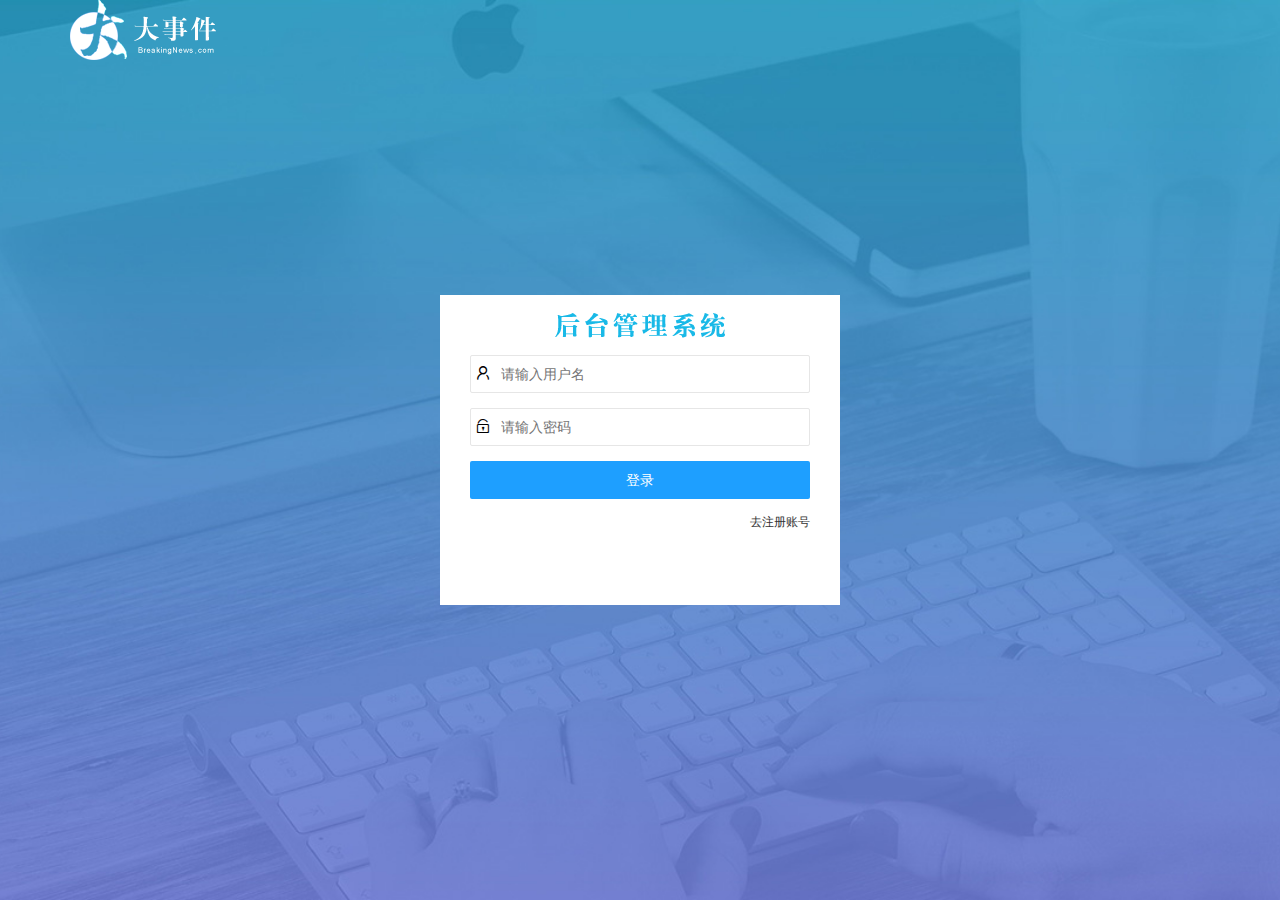
<file: login.html>
<!DOCTYPE html>
<html lang="en">

<head>
    <meta charset="UTF-8">
    <meta name="viewport" content="width=device-width, initial-scale=1.0">
    <meta http-equiv="X-UA-Compatible" content="ie=edge">
    <title>大事件-登录/注册</title>
    <link rel="shortcut icon" href="#" />
    <!--导入layui样式 -->
    <link rel="stylesheet" href="/assets/lib/layui/css/layui.css" />
    <!--本页面自己手写的样式表 -->
    <link rel="stylesheet" href="./assets/css/login.css">
    <!-- 导入Jquery-->
    <script src="/assets/lib/jquery.js"></script>
    <!-- 导入layuiJS文件-->
    <script src="/assets/lib/layui/layui.all.js"></script>
    <!-- 导入了导入了请求接口模板调用ajaxPrefilter函数-->
    <script src="/assets/js/baseAPI.js"></script>
    <!-- 导入本页面自己手写的JS文件-->
    <script src="/assets/js/login.js"></script>

</head>

<body>
    <!-- 头部LOGO区域-->
    <div class="layui-main">
        <img src="/assets/images/logo.png" alt="" />
    </div>


    <!-- 注册登录区域 -->
    <div class="loginAndRegBox">
        <div class="title-box"></div>
        <!--登录的div-->
        <div class="login-box">
            <!--登录表单-->
            <form class="layui-form" id="form_login">
                <div class="layui-form-item">
                    <!-- 用户名-->
                    <i class="layui-icon  layui-icon-username"></i>
                    <input type="text" name="username" required lay-verify="required" placeholder="请输入用户名" autocomplete="off"
                        class="layui-input">
                </div>


                <div class="layui-form-item">
                    <!-- 密码-->
                    <i class="layui-icon layui-icon-password"></i>
                    <input type="password" name="password" required lay-verify="required|pwd" placeholder="请输入密码"
                        autocomplete="off" class="layui-input">
                </div>


                <!-- 登录按钮-->
                <div class="layui-form-item">
                    <!-- 普通按钮和提交按钮区别就在lay-submit-->
                    <button class="layui-btn layui-btn-fluid layui-btn-normal" lay-submit>登录</button>
                </div>

                <div class="layui-form-item" style="display:flex; justify-content: flex-end; font-size: 12px;">
                    <a href="javascript:;" id="link_reg">去注册账号</a>
                </div>
            </form>
        </div>



        <!--注册的div-->
        <!-- 注册的表单-->
        <div class="reg-box">
            <form class="layui-form" id="form_reg">
                <div class="layui-form-item">
                    <!-- 用户名-->
                    <i class="layui-icon  layui-icon-username"></i>
                    <input type="text" name="username" required lay-verify="required" placeholder="请输入用户名" autocomplete="off"
                        class="layui-input">
                </div>


                <div class="layui-form-item">
                    <!-- 密码-->
                    <i class="layui-icon layui-icon-password"></i>
                    <input type="password" name="password" required lay-verify="required|pwd" placeholder="请输入密码"
                        autocomplete="off" class="layui-input">
                </div>
                <!-- 确认密码-->
                <div class="layui-form-item">
                    <!-- 密码确认框-->
                    <i class="layui-icon layui-icon-password"></i>
                    <input type="password" name="repassword" required lay-verify="required|pwd|repwd" placeholder="再次确认密码"
                        autocomplete="off" class="layui-input">
                </div>


                <!-- 注册按钮-->
                <div class="layui-form-item">
                    <!-- 普通按钮和提交按钮区别就在lay-submit-->
                    <button class="layui-btn layui-btn-fluid layui-btn-normal" lay-submit>注册</button>
                </div>


                <div class="layui-form-item" style="display:flex; justify-content: flex-end; font-size: 12px;">
                    <a href="javascript:;" id="link_login">去登录</a>
                </div>
            </form>
        </div>



    </div>










</body>

</html>
</file>
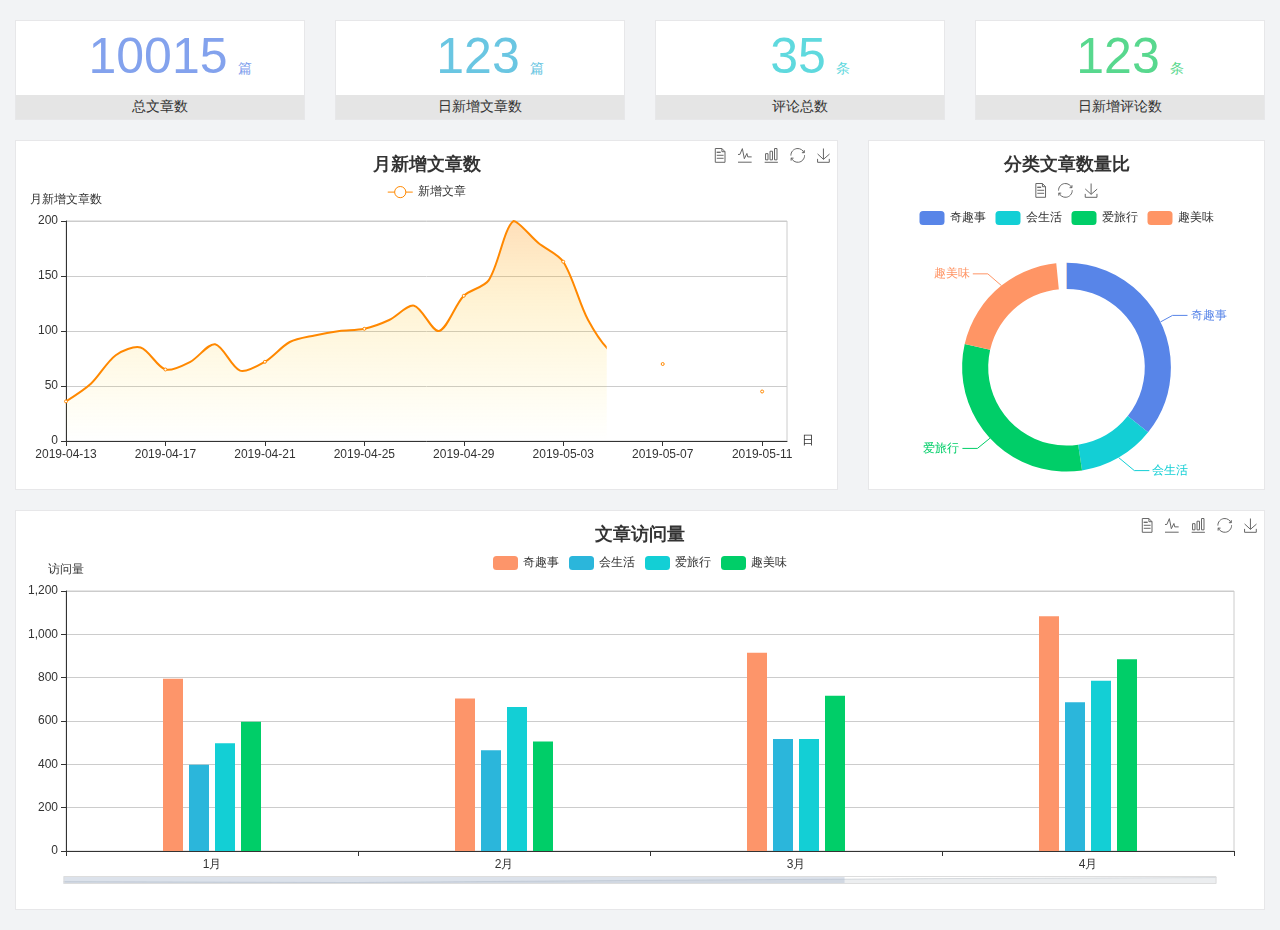
<file: home/dashboard.html>
<!DOCTYPE html>
<html lang="en">

<head>
  <meta charset="UTF-8">
  <meta name="viewport" content="width=device-width, initial-scale=1.0">
  <meta http-equiv="X-UA-Compatible" content="ie=edge">
  <title>图表统计</title>
  <link rel="stylesheet" href="../../assets/lib/bootstrap.css" />
  <link rel="stylesheet" href="../../assets/lib/main.css" />
  <script src="../../assets/lib/jquery.js"></script>
  <script type="text/javascript" src="../../assets/lib/echarts.min.js"></script>
</head>

<body>
  <div class="container-fluid">
    <div class="row spannel_list">
      <div class="col-sm-3 col-xs-6">
        <div class="spannel">
          <em>10015</em><span>篇</span>
          <b>总文章数</b>
        </div>
      </div>
      <div class="col-sm-3 col-xs-6">
        <div class="spannel scolor01">
          <em>123</em><span>篇</span>
          <b>日新增文章数</b>
        </div>
      </div>
      <div class="col-sm-3 col-xs-6">
        <div class="spannel scolor02">
          <em>35</em><span>条</span>
          <b>评论总数</b>
        </div>
      </div>
      <div class="col-sm-3 col-xs-6">
        <div class="spannel scolor03">
          <em>123</em><span>条</span>
          <b>日新增评论数</b>
        </div>
      </div>
    </div>
  </div>

  <div class="container-fluid">
    <div class="row curve-pie">
      <div class="col-lg-8 col-md-8">
        <div class="gragh_pannel" id="curve_show"></div>
      </div>
      <div class="col-lg-4 col-md-4">
        <div class="gragh_pannel" id="pie_show"></div>
      </div>
    </div>
  </div>

  <div class="container-fluid">
    <div class="column_pannel" id="column_show"></div>
  </div>

  <script>
    var oChart = echarts.init(document.getElementById('curve_show'));
    var aList_all = [
      { 'count': 36, 'date': '2019-04-13' },
      { 'count': 52, 'date': '2019-04-14' },
      { 'count': 78, 'date': '2019-04-15' },
      { 'count': 85, 'date': '2019-04-16' },
      { 'count': 65, 'date': '2019-04-17' },
      { 'count': 72, 'date': '2019-04-18' },
      { 'count': 88, 'date': '2019-04-19' },
      { 'count': 64, 'date': '2019-04-20' },
      { 'count': 72, 'date': '2019-04-21' },
      { 'count': 90, 'date': '2019-04-22' },
      { 'count': 96, 'date': '2019-04-23' },
      { 'count': 100, 'date': '2019-04-24' },
      { 'count': 102, 'date': '2019-04-25' },
      { 'count': 110, 'date': '2019-04-26' },
      { 'count': 123, 'date': '2019-04-27' },
      { 'count': 100, 'date': '2019-04-28' },
      { 'count': 132, 'date': '2019-04-29' },
      { 'count': 146, 'date': '2019-04-30' },
      { 'count': 200, 'date': '2019-05-01' },
      { 'count': 180, 'date': '2019-05-02' },
      { 'count': 163, 'date': '2019-05-03' },
      { 'count': 110, 'date': '2019-05-04' },
      { 'count': 80, 'date': '2019-05-05' },
      { 'count': 82, 'date': '2019-05-06' },
      { 'count': 70, 'date': '2019-05-07' },
      { 'count': 65, 'date': '2019-05-08' },
      { 'count': 54, 'date': '2019-05-09' },
      { 'count': 40, 'date': '2019-05-10' },
      { 'count': 45, 'date': '2019-05-11' },
      { 'count': 38, 'date': '2019-05-12' },
    ];

    let aCount = [];
    let aDate = [];

    for (var i = 0; i < aList_all.length; i++) {
      aCount.push(aList_all[i].count);
      aDate.push(aList_all[i].date);
    }

    var chartopt = {
      title: {
        text: '月新增文章数',
        left: 'center',
        top: '10'
      },
      tooltip: {
        trigger: 'axis'
      },
      legend: {
        data: ['新增文章'],
        top: '40'
      },
      toolbox: {
        show: true,
        feature: {
          mark: { show: true },
          dataView: { show: true, readOnly: false },
          magicType: { show: true, type: ['line', 'bar'] },
          restore: { show: true },
          saveAsImage: { show: true }
        }
      },
      calculable: true,
      xAxis: [
        {
          name: '日',
          type: 'category',
          boundaryGap: false,
          data: aDate
        }
      ],
      yAxis: [
        {
          name: '月新增文章数',
          type: 'value'
        }
      ],
      series: [
        {
          name: '新增文章',
          type: 'line',
          smooth: true,
          itemStyle: { normal: { areaStyle: { type: 'default' }, color: '#f80' }, lineStyle: { color: '#f80' } },
          data: aCount
        }],
      areaStyle: {
        normal: {
          color: new echarts.graphic.LinearGradient(0, 0, 0, 1, [{
            offset: 0,
            color: 'rgba(255,136,0,0.39)'
          }, {
            offset: .34,
            color: 'rgba(255,180,0,0.25)'
          }, {
            offset: 1,
            color: 'rgba(255,222,0,0.00)'
          }])

        }
      },
      grid: {
        show: true,
        x: 50,
        x2: 50,
        y: 80,
        height: 220
      }
    };

    oChart.setOption(chartopt);


    var oPie = echarts.init(document.getElementById('pie_show'));
    var oPieopt =
    {
      title: {
        top: 10,
        text: '分类文章数量比',
        x: 'center'
      },
      tooltip: {
        trigger: 'item',
        formatter: "{a} <br/>{b} : {c} ({d}%)"
      },
      color: ['#5885e8', '#13cfd5', '#00ce68', '#ff9565'],
      legend: {
        x: 'center',
        top: 65,
        data: ['奇趣事', '会生活', '爱旅行', '趣美味']
      },
      toolbox: {
        show: true,
        x: 'center',
        top: 35,
        feature: {
          mark: { show: true },
          dataView: { show: true, readOnly: false },
          magicType: {
            show: true,
            type: ['pie', 'funnel'],
            option: {
              funnel: {
                x: '25%',
                width: '50%',
                funnelAlign: 'left',
                max: 1548
              }
            }
          },
          restore: { show: true },
          saveAsImage: { show: true }
        }
      },
      calculable: true,
      series: [
        {
          name: '访问来源',
          type: 'pie',
          radius: ['45%', '60%'],
          center: ['50%', '65%'],
          data: [
            { value: 300, name: '奇趣事' },
            { value: 100, name: '会生活' },
            { value: 260, name: '爱旅行' },
            { value: 180, name: '趣美味' }
          ]
        }
      ]
    };
    oPie.setOption(oPieopt);



    var oColumn = this.echarts.init(document.getElementById('column_show'));
    var oColumnopt =
    {
      title: {
        text: '文章访问量',
        left: 'center',
        top: '10'
      },
      tooltip: {
        trigger: 'axis'
      },
      legend: {
        data: ['奇趣事', '会生活', '爱旅行', '趣美味'],
        top: '40'
      },
      toolbox: {
        show: true,
        feature: {
          mark: { show: true },
          dataView: { show: true, readOnly: false },
          magicType: { show: true, type: ['line', 'bar'] },
          restore: { show: true },
          saveAsImage: { show: true }
        }
      },
      calculable: true,
      xAxis: [
        {
          type: 'category',
          data: ['1月', '2月', '3月', '4月', '5月']
        }
      ],
      yAxis: [
        {
          name: '访问量',
          type: 'value'
        }
      ],
      series: [
        {
          name: '奇趣事',
          type: 'bar',
          barWidth: 20,
          itemStyle: {
            normal: { areaStyle: { type: 'default' }, color: '#fd956a' }
          },
          data: [800, 708, 920, 1090, 1200]
        },
        {
          name: '会生活',
          type: 'bar',
          barWidth: 20,
          itemStyle: {
            normal: { areaStyle: { type: 'default' }, color: '#2bb6db' }
          },
          data: [400, 468, 520, 690, 800]
        },
        {
          name: '爱旅行',
          type: 'bar',
          barWidth: 20,
          itemStyle: {
            normal: { areaStyle: { type: 'default' }, color: '#13cfd5' }
          },
          data: [500, 668, 520, 790, 900]
        },
        {
          name: '趣美味',
          type: 'bar',
          barWidth: 20,
          itemStyle: {
            normal: { areaStyle: { type: 'default' }, color: '#00ce68' }
          },
          data: [600, 508, 720, 890, 1000]
        }
      ],
      grid: {
        show: true,
        x: 50,
        x2: 30,
        y: 80,
        height: 260
      },
      dataZoom: [//给x轴设置滚动条
        {
          start: 0,//默认为0
          end: 100 - 1000 / 31,//默认为100
          type: 'slider',
          show: true,
          xAxisIndex: [0],
          handleSize: 0,//滑动条的 左右2个滑动条的大小
          height: 8,//组件高度
          left: 45, //左边的距离
          right: 50,//右边的距离
          bottom: 26,//右边的距离
          handleColor: '#ddd',//h滑动图标的颜色
          handleStyle: {
            borderColor: "#cacaca",
            borderWidth: "1",
            shadowBlur: 2,
            background: "#ddd",
            shadowColor: "#ddd",
          }
        }]
    };
    oColumn.setOption(oColumnopt);
  </script>
</body>

</html>
</file>
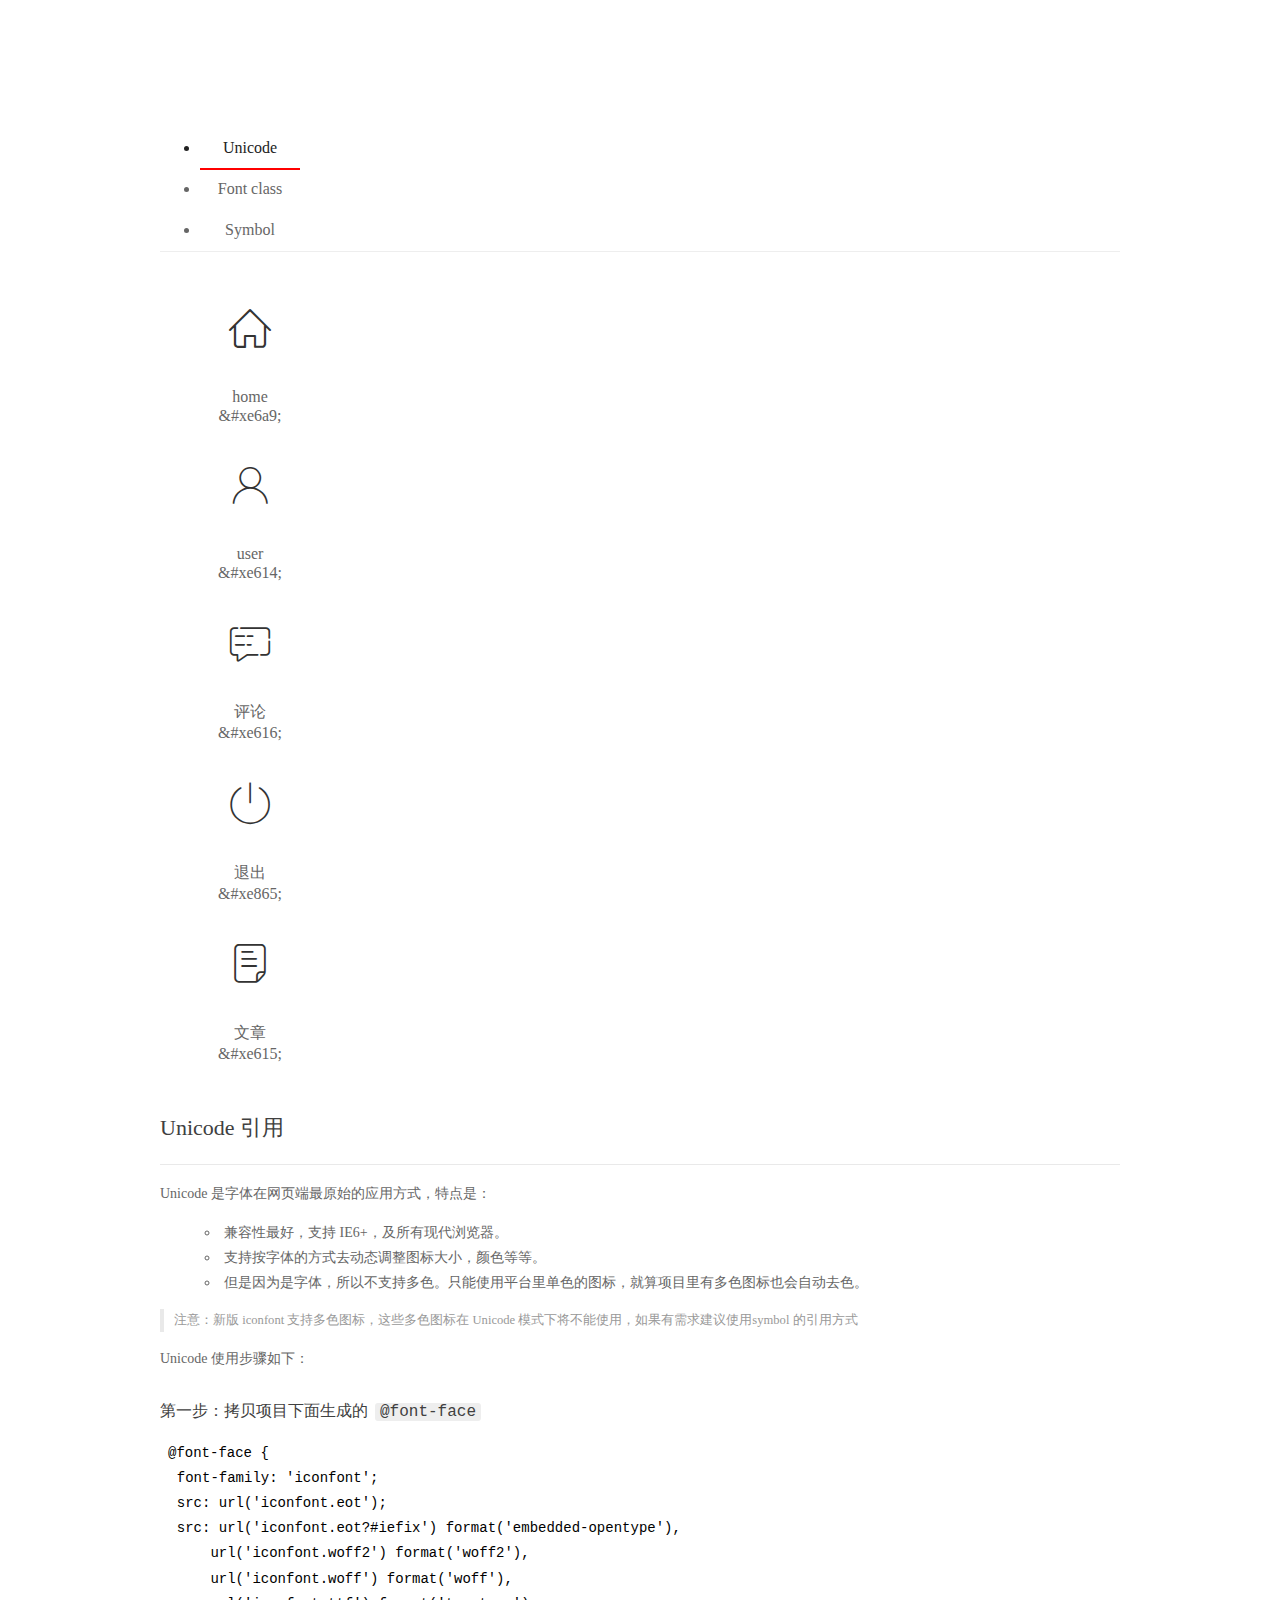
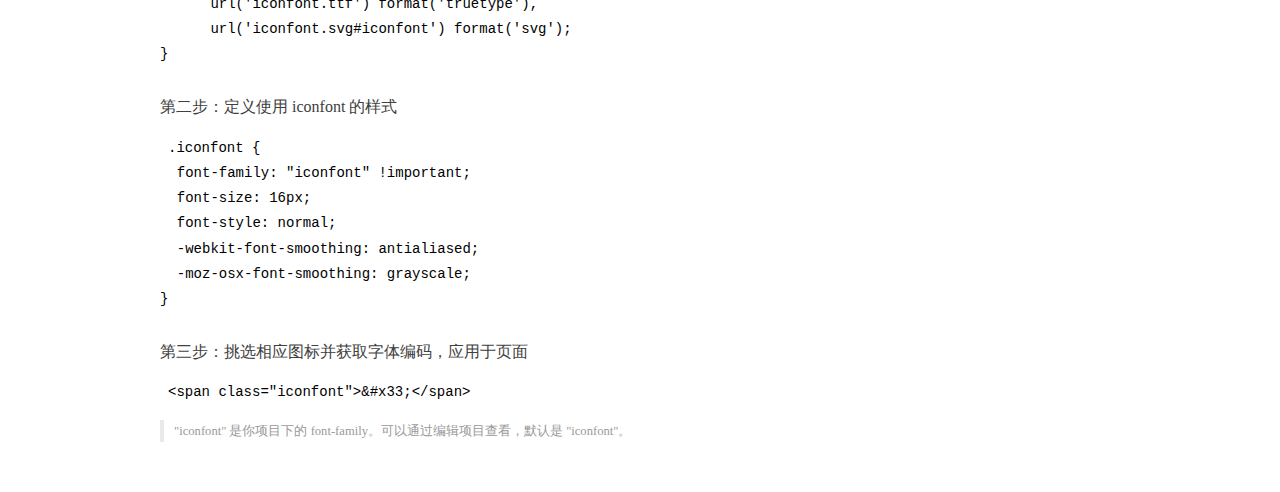
<file: assets/fonts/demo_index.html>
<!DOCTYPE html>
<html>
<head>
  <meta charset="utf-8"/>
  <title>IconFont Demo</title>
  <link rel="shortcut icon" href="https://gtms04.alicdn.com/tps/i4/TB1_oz6GVXXXXaFXpXXJDFnIXXX-64-64.ico" type="image/x-icon"/>
  <link rel="stylesheet" href="https://g.alicdn.com/thx/cube/1.3.2/cube.min.css">
  <link rel="stylesheet" href="demo.css">
  <link rel="stylesheet" href="iconfont.css">
  <script src="iconfont.js"></script>
  <!-- jQuery -->
  <script src="https://a1.alicdn.com/oss/uploads/2018/12/26/7bfddb60-08e8-11e9-9b04-53e73bb6408b.js"></script>
  <!-- 代码高亮 -->
  <script src="https://a1.alicdn.com/oss/uploads/2018/12/26/a3f714d0-08e6-11e9-8a15-ebf944d7534c.js"></script>
</head>
<body>
  <div class="main">
    <h1 class="logo"><a href="https://www.iconfont.cn/" title="iconfont 首页" target="_blank">&#xe86b;</a></h1>
    <div class="nav-tabs">
      <ul id="tabs" class="dib-box">
        <li class="dib active"><span>Unicode</span></li>
        <li class="dib"><span>Font class</span></li>
        <li class="dib"><span>Symbol</span></li>
      </ul>
      
    </div>
    <div class="tab-container">
      <div class="content unicode" style="display: block;">
          <ul class="icon_lists dib-box">
          
            <li class="dib">
              <span class="icon iconfont">&#xe6a9;</span>
                <div class="name">home</div>
                <div class="code-name">&amp;#xe6a9;</div>
              </li>
          
            <li class="dib">
              <span class="icon iconfont">&#xe614;</span>
                <div class="name">user</div>
                <div class="code-name">&amp;#xe614;</div>
              </li>
          
            <li class="dib">
              <span class="icon iconfont">&#xe616;</span>
                <div class="name">评论</div>
                <div class="code-name">&amp;#xe616;</div>
              </li>
          
            <li class="dib">
              <span class="icon iconfont">&#xe865;</span>
                <div class="name">退出</div>
                <div class="code-name">&amp;#xe865;</div>
              </li>
          
            <li class="dib">
              <span class="icon iconfont">&#xe615;</span>
                <div class="name">文章</div>
                <div class="code-name">&amp;#xe615;</div>
              </li>
          
          </ul>
          <div class="article markdown">
          <h2 id="unicode-">Unicode 引用</h2>
          <hr>

          <p>Unicode 是字体在网页端最原始的应用方式，特点是：</p>
          <ul>
            <li>兼容性最好，支持 IE6+，及所有现代浏览器。</li>
            <li>支持按字体的方式去动态调整图标大小，颜色等等。</li>
            <li>但是因为是字体，所以不支持多色。只能使用平台里单色的图标，就算项目里有多色图标也会自动去色。</li>
          </ul>
          <blockquote>
            <p>注意：新版 iconfont 支持多色图标，这些多色图标在 Unicode 模式下将不能使用，如果有需求建议使用symbol 的引用方式</p>
          </blockquote>
          <p>Unicode 使用步骤如下：</p>
          <h3 id="-font-face">第一步：拷贝项目下面生成的 <code>@font-face</code></h3>
<pre><code class="language-css"
>@font-face {
  font-family: 'iconfont';
  src: url('iconfont.eot');
  src: url('iconfont.eot?#iefix') format('embedded-opentype'),
      url('iconfont.woff2') format('woff2'),
      url('iconfont.woff') format('woff'),
      url('iconfont.ttf') format('truetype'),
      url('iconfont.svg#iconfont') format('svg');
}
</code></pre>
          <h3 id="-iconfont-">第二步：定义使用 iconfont 的样式</h3>
<pre><code class="language-css"
>.iconfont {
  font-family: "iconfont" !important;
  font-size: 16px;
  font-style: normal;
  -webkit-font-smoothing: antialiased;
  -moz-osx-font-smoothing: grayscale;
}
</code></pre>
          <h3 id="-">第三步：挑选相应图标并获取字体编码，应用于页面</h3>
<pre>
<code class="language-html"
>&lt;span class="iconfont"&gt;&amp;#x33;&lt;/span&gt;
</code></pre>
          <blockquote>
            <p>"iconfont" 是你项目下的 font-family。可以通过编辑项目查看，默认是 "iconfont"。</p>
          </blockquote>
          </div>
      </div>
      <div class="content font-class">
        <ul class="icon_lists dib-box">
          
          <li class="dib">
            <span class="icon iconfont icon-home"></span>
            <div class="name">
              home
            </div>
            <div class="code-name">.icon-home
            </div>
          </li>
          
          <li class="dib">
            <span class="icon iconfont icon-user"></span>
            <div class="name">
              user
            </div>
            <div class="code-name">.icon-user
            </div>
          </li>
          
          <li class="dib">
            <span class="icon iconfont icon-pinglun"></span>
            <div class="name">
              评论
            </div>
            <div class="code-name">.icon-pinglun
            </div>
          </li>
          
          <li class="dib">
            <span class="icon iconfont icon-tuichu"></span>
            <div class="name">
              退出
            </div>
            <div class="code-name">.icon-tuichu
            </div>
          </li>
          
          <li class="dib">
            <span class="icon iconfont icon-16"></span>
            <div class="name">
              文章
            </div>
            <div class="code-name">.icon-16
            </div>
          </li>
          
        </ul>
        <div class="article markdown">
        <h2 id="font-class-">font-class 引用</h2>
        <hr>

        <p>font-class 是 Unicode 使用方式的一种变种，主要是解决 Unicode 书写不直观，语意不明确的问题。</p>
        <p>与 Unicode 使用方式相比，具有如下特点：</p>
        <ul>
          <li>兼容性良好，支持 IE8+，及所有现代浏览器。</li>
          <li>相比于 Unicode 语意明确，书写更直观。可以很容易分辨这个 icon 是什么。</li>
          <li>因为使用 class 来定义图标，所以当要替换图标时，只需要修改 class 里面的 Unicode 引用。</li>
          <li>不过因为本质上还是使用的字体，所以多色图标还是不支持的。</li>
        </ul>
        <p>使用步骤如下：</p>
        <h3 id="-fontclass-">第一步：引入项目下面生成的 fontclass 代码：</h3>
<pre><code class="language-html">&lt;link rel="stylesheet" href="./iconfont.css"&gt;
</code></pre>
        <h3 id="-">第二步：挑选相应图标并获取类名，应用于页面：</h3>
<pre><code class="language-html">&lt;span class="iconfont icon-xxx"&gt;&lt;/span&gt;
</code></pre>
        <blockquote>
          <p>"
            iconfont" 是你项目下的 font-family。可以通过编辑项目查看，默认是 "iconfont"。</p>
        </blockquote>
      </div>
      </div>
      <div class="content symbol">
          <ul class="icon_lists dib-box">
          
            <li class="dib">
                <svg class="icon svg-icon" aria-hidden="true">
                  <use xlink:href="#icon-home"></use>
                </svg>
                <div class="name">home</div>
                <div class="code-name">#icon-home</div>
            </li>
          
            <li class="dib">
                <svg class="icon svg-icon" aria-hidden="true">
                  <use xlink:href="#icon-user"></use>
                </svg>
                <div class="name">user</div>
                <div class="code-name">#icon-user</div>
            </li>
          
            <li class="dib">
                <svg class="icon svg-icon" aria-hidden="true">
                  <use xlink:href="#icon-pinglun"></use>
                </svg>
                <div class="name">评论</div>
                <div class="code-name">#icon-pinglun</div>
            </li>
          
            <li class="dib">
                <svg class="icon svg-icon" aria-hidden="true">
                  <use xlink:href="#icon-tuichu"></use>
                </svg>
                <div class="name">退出</div>
                <div class="code-name">#icon-tuichu</div>
            </li>
          
            <li class="dib">
                <svg class="icon svg-icon" aria-hidden="true">
                  <use xlink:href="#icon-16"></use>
                </svg>
                <div class="name">文章</div>
                <div class="code-name">#icon-16</div>
            </li>
          
          </ul>
          <div class="article markdown">
          <h2 id="symbol-">Symbol 引用</h2>
          <hr>

          <p>这是一种全新的使用方式，应该说这才是未来的主流，也是平台目前推荐的用法。相关介绍可以参考这篇<a href="">文章</a>
            这种用法其实是做了一个 SVG 的集合，与另外两种相比具有如下特点：</p>
          <ul>
            <li>支持多色图标了，不再受单色限制。</li>
            <li>通过一些技巧，支持像字体那样，通过 <code>font-size</code>, <code>color</code> 来调整样式。</li>
            <li>兼容性较差，支持 IE9+，及现代浏览器。</li>
            <li>浏览器渲染 SVG 的性能一般，还不如 png。</li>
          </ul>
          <p>使用步骤如下：</p>
          <h3 id="-symbol-">第一步：引入项目下面生成的 symbol 代码：</h3>
<pre><code class="language-html">&lt;script src="./iconfont.js"&gt;&lt;/script&gt;
</code></pre>
          <h3 id="-css-">第二步：加入通用 CSS 代码（引入一次就行）：</h3>
<pre><code class="language-html">&lt;style&gt;
.icon {
  width: 1em;
  height: 1em;
  vertical-align: -0.15em;
  fill: currentColor;
  overflow: hidden;
}
&lt;/style&gt;
</code></pre>
          <h3 id="-">第三步：挑选相应图标并获取类名，应用于页面：</h3>
<pre><code class="language-html">&lt;svg class="icon" aria-hidden="true"&gt;
  &lt;use xlink:href="#icon-xxx"&gt;&lt;/use&gt;
&lt;/svg&gt;
</code></pre>
          </div>
      </div>

    </div>
  </div>
  <script>
  $(document).ready(function () {
      $('.tab-container .content:first').show()

      $('#tabs li').click(function (e) {
        var tabContent = $('.tab-container .content')
        var index = $(this).index()

        if ($(this).hasClass('active')) {
          return
        } else {
          $('#tabs li').removeClass('active')
          $(this).addClass('active')

          tabContent.hide().eq(index).fadeIn()
        }
      })
    })
  </script>
</body>
</html>
</file>
<file: assets/lib/layui/css/layui.css>
/** layui-v2.5.5 MIT License By https://www.layui.com */
 .layui-inline,img{display:inline-block;vertical-align:middle}h1,h2,h3,h4,h5,h6{font-weight:400}.layui-edge,.layui-header,.layui-inline,.layui-main{position:relative}.layui-body,.layui-edge,.layui-elip{overflow:hidden}.layui-btn,.layui-edge,.layui-inline,img{vertical-align:middle}.layui-btn,.layui-disabled,.layui-icon,.layui-unselect{-moz-user-select:none;-webkit-user-select:none;-ms-user-select:none}.layui-elip,.layui-form-checkbox span,.layui-form-pane .layui-form-label{text-overflow:ellipsis;white-space:nowrap}.layui-breadcrumb,.layui-tree-btnGroup{visibility:hidden}blockquote,body,button,dd,div,dl,dt,form,h1,h2,h3,h4,h5,h6,input,li,ol,p,pre,td,textarea,th,ul{margin:0;padding:0;-webkit-tap-highlight-color:rgba(0,0,0,0)}a:active,a:hover{outline:0}img{border:none}li{list-style:none}table{border-collapse:collapse;border-spacing:0}h4,h5,h6{font-size:100%}button,input,optgroup,option,select,textarea{font-family:inherit;font-size:inherit;font-style:inherit;font-weight:inherit;outline:0}pre{white-space:pre-wrap;white-space:-moz-pre-wrap;white-space:-pre-wrap;white-space:-o-pre-wrap;word-wrap:break-word}body{line-height:24px;font:14px Helvetica Neue,Helvetica,PingFang SC,Tahoma,Arial,sans-serif}hr{height:1px;margin:10px 0;border:0;clear:both}a{color:#333;text-decoration:none}a:hover{color:#777}a cite{font-style:normal;*cursor:pointer}.layui-border-box,.layui-border-box *{box-sizing:border-box}.layui-box,.layui-box *{box-sizing:content-box}.layui-clear{clear:both;*zoom:1}.layui-clear:after{content:'\20';clear:both;*zoom:1;display:block;height:0}.layui-inline{*display:inline;*zoom:1}.layui-edge{display:inline-block;width:0;height:0;border-width:6px;border-style:dashed;border-color:transparent}.layui-edge-top{top:-4px;border-bottom-color:#999;border-bottom-style:solid}.layui-edge-right{border-left-color:#999;border-left-style:solid}.layui-edge-bottom{top:2px;border-top-color:#999;border-top-style:solid}.layui-edge-left{border-right-color:#999;border-right-style:solid}.layui-disabled,.layui-disabled:hover{color:#d2d2d2!important;cursor:not-allowed!important}.layui-circle{border-radius:100%}.layui-show{display:block!important}.layui-hide{display:none!important}@font-face{font-family:layui-icon;src:url(../font/iconfont.eot?v=250);src:url(../font/iconfont.eot?v=250#iefix) format('embedded-opentype'),url(../font/iconfont.woff2?v=250) format('woff2'),url(../font/iconfont.woff?v=250) format('woff'),url(../font/iconfont.ttf?v=250) format('truetype'),url(../font/iconfont.svg?v=250#layui-icon) format('svg')}.layui-icon{font-family:layui-icon!important;font-size:16px;font-style:normal;-webkit-font-smoothing:antialiased;-moz-osx-font-smoothing:grayscale}.layui-icon-reply-fill:before{content:"\e611"}.layui-icon-set-fill:before{content:"\e614"}.layui-icon-menu-fill:before{content:"\e60f"}.layui-icon-search:before{content:"\e615"}.layui-icon-share:before{content:"\e641"}.layui-icon-set-sm:before{content:"\e620"}.layui-icon-engine:before{content:"\e628"}.layui-icon-close:before{content:"\1006"}.layui-icon-close-fill:before{content:"\1007"}.layui-icon-chart-screen:before{content:"\e629"}.layui-icon-star:before{content:"\e600"}.layui-icon-circle-dot:before{content:"\e617"}.layui-icon-chat:before{content:"\e606"}.layui-icon-release:before{content:"\e609"}.layui-icon-list:before{content:"\e60a"}.layui-icon-chart:before{content:"\e62c"}.layui-icon-ok-circle:before{content:"\1005"}.layui-icon-layim-theme:before{content:"\e61b"}.layui-icon-table:before{content:"\e62d"}.layui-icon-right:before{content:"\e602"}.layui-icon-left:before{content:"\e603"}.layui-icon-cart-simple:before{content:"\e698"}.layui-icon-face-cry:before{content:"\e69c"}.layui-icon-face-smile:before{content:"\e6af"}.layui-icon-survey:before{content:"\e6b2"}.layui-icon-tree:before{content:"\e62e"}.layui-icon-upload-circle:before{content:"\e62f"}.layui-icon-add-circle:before{content:"\e61f"}.layui-icon-download-circle:before{content:"\e601"}.layui-icon-templeate-1:before{content:"\e630"}.layui-icon-util:before{content:"\e631"}.layui-icon-face-surprised:before{content:"\e664"}.layui-icon-edit:before{content:"\e642"}.layui-icon-speaker:before{content:"\e645"}.layui-icon-down:before{content:"\e61a"}.layui-icon-file:before{content:"\e621"}.layui-icon-layouts:before{content:"\e632"}.layui-icon-rate-half:before{content:"\e6c9"}.layui-icon-add-circle-fine:before{content:"\e608"}.layui-icon-prev-circle:before{content:"\e633"}.layui-icon-read:before{content:"\e705"}.layui-icon-404:before{content:"\e61c"}.layui-icon-carousel:before{content:"\e634"}.layui-icon-help:before{content:"\e607"}.layui-icon-code-circle:before{content:"\e635"}.layui-icon-water:before{content:"\e636"}.layui-icon-username:before{content:"\e66f"}.layui-icon-find-fill:before{content:"\e670"}.layui-icon-about:before{content:"\e60b"}.layui-icon-location:before{content:"\e715"}.layui-icon-up:before{content:"\e619"}.layui-icon-pause:before{content:"\e651"}.layui-icon-date:before{content:"\e637"}.layui-icon-layim-uploadfile:before{content:"\e61d"}.layui-icon-delete:before{content:"\e640"}.layui-icon-play:before{content:"\e652"}.layui-icon-top:before{content:"\e604"}.layui-icon-friends:before{content:"\e612"}.layui-icon-refresh-3:before{content:"\e9aa"}.layui-icon-ok:before{content:"\e605"}.layui-icon-layer:before{content:"\e638"}.layui-icon-face-smile-fine:before{content:"\e60c"}.layui-icon-dollar:before{content:"\e659"}.layui-icon-group:before{content:"\e613"}.layui-icon-layim-download:before{content:"\e61e"}.layui-icon-picture-fine:before{content:"\e60d"}.layui-icon-link:before{content:"\e64c"}.layui-icon-diamond:before{content:"\e735"}.layui-icon-log:before{content:"\e60e"}.layui-icon-rate-solid:before{content:"\e67a"}.layui-icon-fonts-del:before{content:"\e64f"}.layui-icon-unlink:before{content:"\e64d"}.layui-icon-fonts-clear:before{content:"\e639"}.layui-icon-triangle-r:before{content:"\e623"}.layui-icon-circle:before{content:"\e63f"}.layui-icon-radio:before{content:"\e643"}.layui-icon-align-center:before{content:"\e647"}.layui-icon-align-right:before{content:"\e648"}.layui-icon-align-left:before{content:"\e649"}.layui-icon-loading-1:before{content:"\e63e"}.layui-icon-return:before{content:"\e65c"}.layui-icon-fonts-strong:before{content:"\e62b"}.layui-icon-upload:before{content:"\e67c"}.layui-icon-dialogue:before{content:"\e63a"}.layui-icon-video:before{content:"\e6ed"}.layui-icon-headset:before{content:"\e6fc"}.layui-icon-cellphone-fine:before{content:"\e63b"}.layui-icon-add-1:before{content:"\e654"}.layui-icon-face-smile-b:before{content:"\e650"}.layui-icon-fonts-html:before{content:"\e64b"}.layui-icon-form:before{content:"\e63c"}.layui-icon-cart:before{content:"\e657"}.layui-icon-camera-fill:before{content:"\e65d"}.layui-icon-tabs:before{content:"\e62a"}.layui-icon-fonts-code:before{content:"\e64e"}.layui-icon-fire:before{content:"\e756"}.layui-icon-set:before{content:"\e716"}.layui-icon-fonts-u:before{content:"\e646"}.layui-icon-triangle-d:before{content:"\e625"}.layui-icon-tips:before{content:"\e702"}.layui-icon-picture:before{content:"\e64a"}.layui-icon-more-vertical:before{content:"\e671"}.layui-icon-flag:before{content:"\e66c"}.layui-icon-loading:before{content:"\e63d"}.layui-icon-fonts-i:before{content:"\e644"}.layui-icon-refresh-1:before{content:"\e666"}.layui-icon-rmb:before{content:"\e65e"}.layui-icon-home:before{content:"\e68e"}.layui-icon-user:before{content:"\e770"}.layui-icon-notice:before{content:"\e667"}.layui-icon-login-weibo:before{content:"\e675"}.layui-icon-voice:before{content:"\e688"}.layui-icon-upload-drag:before{content:"\e681"}.layui-icon-login-qq:before{content:"\e676"}.layui-icon-snowflake:before{content:"\e6b1"}.layui-icon-file-b:before{content:"\e655"}.layui-icon-template:before{content:"\e663"}.layui-icon-auz:before{content:"\e672"}.layui-icon-console:before{content:"\e665"}.layui-icon-app:before{content:"\e653"}.layui-icon-prev:before{content:"\e65a"}.layui-icon-website:before{content:"\e7ae"}.layui-icon-next:before{content:"\e65b"}.layui-icon-component:before{content:"\e857"}.layui-icon-more:before{content:"\e65f"}.layui-icon-login-wechat:before{content:"\e677"}.layui-icon-shrink-right:before{content:"\e668"}.layui-icon-spread-left:before{content:"\e66b"}.layui-icon-camera:before{content:"\e660"}.layui-icon-note:before{content:"\e66e"}.layui-icon-refresh:before{content:"\e669"}.layui-icon-female:before{content:"\e661"}.layui-icon-male:before{content:"\e662"}.layui-icon-password:before{content:"\e673"}.layui-icon-senior:before{content:"\e674"}.layui-icon-theme:before{content:"\e66a"}.layui-icon-tread:before{content:"\e6c5"}.layui-icon-praise:before{content:"\e6c6"}.layui-icon-star-fill:before{content:"\e658"}.layui-icon-rate:before{content:"\e67b"}.layui-icon-template-1:before{content:"\e656"}.layui-icon-vercode:before{content:"\e679"}.layui-icon-cellphone:before{content:"\e678"}.layui-icon-screen-full:before{content:"\e622"}.layui-icon-screen-restore:before{content:"\e758"}.layui-icon-cols:before{content:"\e610"}.layui-icon-export:before{content:"\e67d"}.layui-icon-print:before{content:"\e66d"}.layui-icon-slider:before{content:"\e714"}.layui-icon-addition:before{content:"\e624"}.layui-icon-subtraction:before{content:"\e67e"}.layui-icon-service:before{content:"\e626"}.layui-icon-transfer:before{content:"\e691"}.layui-main{width:1140px;margin:0 auto}.layui-header{z-index:1000;height:60px}.layui-header a:hover{transition:all .5s;-webkit-transition:all .5s}.layui-side{position:fixed;left:0;top:0;bottom:0;z-index:999;width:200px;overflow-x:hidden}.layui-side-scroll{position:relative;width:220px;height:100%;overflow-x:hidden}.layui-body{position:absolute;left:200px;right:0;top:0;bottom:0;z-index:998;width:auto;overflow-y:auto;box-sizing:border-box}.layui-layout-body{overflow:hidden}.layui-layout-admin .layui-header{background-color:#23262E}.layui-layout-admin .layui-side{top:60px;width:200px;overflow-x:hidden}.layui-layout-admin .layui-body{position:fixed;top:60px;bottom:44px}.layui-layout-admin .layui-main{width:auto;margin:0 15px}.layui-layout-admin .layui-footer{position:fixed;left:200px;right:0;bottom:0;height:44px;line-height:44px;padding:0 15px;background-color:#eee}.layui-layout-admin .layui-logo{position:absolute;left:0;top:0;width:200px;height:100%;line-height:60px;text-align:center;color:#009688;font-size:16px}.layui-layout-admin .layui-header .layui-nav{background:0 0}.layui-layout-left{position:absolute!important;left:200px;top:0}.layui-layout-right{position:absolute!important;right:0;top:0}.layui-container{position:relative;margin:0 auto;padding:0 15px;box-sizing:border-box}.layui-fluid{position:relative;margin:0 auto;padding:0 15px}.layui-row:after,.layui-row:before{content:'';display:block;clear:both}.layui-col-lg1,.layui-col-lg10,.layui-col-lg11,.layui-col-lg12,.layui-col-lg2,.layui-col-lg3,.layui-col-lg4,.layui-col-lg5,.layui-col-lg6,.layui-col-lg7,.layui-col-lg8,.layui-col-lg9,.layui-col-md1,.layui-col-md10,.layui-col-md11,.layui-col-md12,.layui-col-md2,.layui-col-md3,.layui-col-md4,.layui-col-md5,.layui-col-md6,.layui-col-md7,.layui-col-md8,.layui-col-md9,.layui-col-sm1,.layui-col-sm10,.layui-col-sm11,.layui-col-sm12,.layui-col-sm2,.layui-col-sm3,.layui-col-sm4,.layui-col-sm5,.layui-col-sm6,.layui-col-sm7,.layui-col-sm8,.layui-col-sm9,.layui-col-xs1,.layui-col-xs10,.layui-col-xs11,.layui-col-xs12,.layui-col-xs2,.layui-col-xs3,.layui-col-xs4,.layui-col-xs5,.layui-col-xs6,.layui-col-xs7,.layui-col-xs8,.layui-col-xs9{position:relative;display:block;box-sizing:border-box}.layui-col-xs1,.layui-col-xs10,.layui-col-xs11,.layui-col-xs12,.layui-col-xs2,.layui-col-xs3,.layui-col-xs4,.layui-col-xs5,.layui-col-xs6,.layui-col-xs7,.layui-col-xs8,.layui-col-xs9{float:left}.layui-col-xs1{width:8.33333333%}.layui-col-xs2{width:16.66666667%}.layui-col-xs3{width:25%}.layui-col-xs4{width:33.33333333%}.layui-col-xs5{width:41.66666667%}.layui-col-xs6{width:50%}.layui-col-xs7{width:58.33333333%}.layui-col-xs8{width:66.66666667%}.layui-col-xs9{width:75%}.layui-col-xs10{width:83.33333333%}.layui-col-xs11{width:91.66666667%}.layui-col-xs12{width:100%}.layui-col-xs-offset1{margin-left:8.33333333%}.layui-col-xs-offset2{margin-left:16.66666667%}.layui-col-xs-offset3{margin-left:25%}.layui-col-xs-offset4{margin-left:33.33333333%}.layui-col-xs-offset5{margin-left:41.66666667%}.layui-col-xs-offset6{margin-left:50%}.layui-col-xs-offset7{margin-left:58.33333333%}.layui-col-xs-offset8{margin-left:66.66666667%}.layui-col-xs-offset9{margin-left:75%}.layui-col-xs-offset10{margin-left:83.33333333%}.layui-col-xs-offset11{margin-left:91.66666667%}.layui-col-xs-offset12{margin-left:100%}@media screen and (max-width:768px){.layui-hide-xs{display:none!important}.layui-show-xs-block{display:block!important}.layui-show-xs-inline{display:inline!important}.layui-show-xs-inline-block{display:inline-block!important}}@media screen and (min-width:768px){.layui-container{width:750px}.layui-hide-sm{display:none!important}.layui-show-sm-block{display:block!important}.layui-show-sm-inline{display:inline!important}.layui-show-sm-inline-block{display:inline-block!important}.layui-col-sm1,.layui-col-sm10,.layui-col-sm11,.layui-col-sm12,.layui-col-sm2,.layui-col-sm3,.layui-col-sm4,.layui-col-sm5,.layui-col-sm6,.layui-col-sm7,.layui-col-sm8,.layui-col-sm9{float:left}.layui-col-sm1{width:8.33333333%}.layui-col-sm2{width:16.66666667%}.layui-col-sm3{width:25%}.layui-col-sm4{width:33.33333333%}.layui-col-sm5{width:41.66666667%}.layui-col-sm6{width:50%}.layui-col-sm7{width:58.33333333%}.layui-col-sm8{width:66.66666667%}.layui-col-sm9{width:75%}.layui-col-sm10{width:83.33333333%}.layui-col-sm11{width:91.66666667%}.layui-col-sm12{width:100%}.layui-col-sm-offset1{margin-left:8.33333333%}.layui-col-sm-offset2{margin-left:16.66666667%}.layui-col-sm-offset3{margin-left:25%}.layui-col-sm-offset4{margin-left:33.33333333%}.layui-col-sm-offset5{margin-left:41.66666667%}.layui-col-sm-offset6{margin-left:50%}.layui-col-sm-offset7{margin-left:58.33333333%}.layui-col-sm-offset8{margin-left:66.66666667%}.layui-col-sm-offset9{margin-left:75%}.layui-col-sm-offset10{margin-left:83.33333333%}.layui-col-sm-offset11{margin-left:91.66666667%}.layui-col-sm-offset12{margin-left:100%}}@media screen and (min-width:992px){.layui-container{width:970px}.layui-hide-md{display:none!important}.layui-show-md-block{display:block!important}.layui-show-md-inline{display:inline!important}.layui-show-md-inline-block{display:inline-block!important}.layui-col-md1,.layui-col-md10,.layui-col-md11,.layui-col-md12,.layui-col-md2,.layui-col-md3,.layui-col-md4,.layui-col-md5,.layui-col-md6,.layui-col-md7,.layui-col-md8,.layui-col-md9{float:left}.layui-col-md1{width:8.33333333%}.layui-col-md2{width:16.66666667%}.layui-col-md3{width:25%}.layui-col-md4{width:33.33333333%}.layui-col-md5{width:41.66666667%}.layui-col-md6{width:50%}.layui-col-md7{width:58.33333333%}.layui-col-md8{width:66.66666667%}.layui-col-md9{width:75%}.layui-col-md10{width:83.33333333%}.layui-col-md11{width:91.66666667%}.layui-col-md12{width:100%}.layui-col-md-offset1{margin-left:8.33333333%}.layui-col-md-offset2{margin-left:16.66666667%}.layui-col-md-offset3{margin-left:25%}.layui-col-md-offset4{margin-left:33.33333333%}.layui-col-md-offset5{margin-left:41.66666667%}.layui-col-md-offset6{margin-left:50%}.layui-col-md-offset7{margin-left:58.33333333%}.layui-col-md-offset8{margin-left:66.66666667%}.layui-col-md-offset9{margin-left:75%}.layui-col-md-offset10{margin-left:83.33333333%}.layui-col-md-offset11{margin-left:91.66666667%}.layui-col-md-offset12{margin-left:100%}}@media screen and (min-width:1200px){.layui-container{width:1170px}.layui-hide-lg{display:none!important}.layui-show-lg-block{display:block!important}.layui-show-lg-inline{display:inline!important}.layui-show-lg-inline-block{display:inline-block!important}.layui-col-lg1,.layui-col-lg10,.layui-col-lg11,.layui-col-lg12,.layui-col-lg2,.layui-col-lg3,.layui-col-lg4,.layui-col-lg5,.layui-col-lg6,.layui-col-lg7,.layui-col-lg8,.layui-col-lg9{float:left}.layui-col-lg1{width:8.33333333%}.layui-col-lg2{width:16.66666667%}.layui-col-lg3{width:25%}.layui-col-lg4{width:33.33333333%}.layui-col-lg5{width:41.66666667%}.layui-col-lg6{width:50%}.layui-col-lg7{width:58.33333333%}.layui-col-lg8{width:66.66666667%}.layui-col-lg9{width:75%}.layui-col-lg10{width:83.33333333%}.layui-col-lg11{width:91.66666667%}.layui-col-lg12{width:100%}.layui-col-lg-offset1{margin-left:8.33333333%}.layui-col-lg-offset2{margin-left:16.66666667%}.layui-col-lg-offset3{margin-left:25%}.layui-col-lg-offset4{margin-left:33.33333333%}.layui-col-lg-offset5{margin-left:41.66666667%}.layui-col-lg-offset6{margin-left:50%}.layui-col-lg-offset7{margin-left:58.33333333%}.layui-col-lg-offset8{margin-left:66.66666667%}.layui-col-lg-offset9{margin-left:75%}.layui-col-lg-offset10{margin-left:83.33333333%}.layui-col-lg-offset11{margin-left:91.66666667%}.layui-col-lg-offset12{margin-left:100%}}.layui-col-space1{margin:-.5px}.layui-col-space1>*{padding:.5px}.layui-col-space3{margin:-1.5px}.layui-col-space3>*{padding:1.5px}.layui-col-space5{margin:-2.5px}.layui-col-space5>*{padding:2.5px}.layui-col-space8{margin:-3.5px}.layui-col-space8>*{padding:3.5px}.layui-col-space10{margin:-5px}.layui-col-space10>*{padding:5px}.layui-col-space12{margin:-6px}.layui-col-space12>*{padding:6px}.layui-col-space15{margin:-7.5px}.layui-col-space15>*{padding:7.5px}.layui-col-space18{margin:-9px}.layui-col-space18>*{padding:9px}.layui-col-space20{margin:-10px}.layui-col-space20>*{padding:10px}.layui-col-space22{margin:-11px}.layui-col-space22>*{padding:11px}.layui-col-space25{margin:-12.5px}.layui-col-space25>*{padding:12.5px}.layui-col-space30{margin:-15px}.layui-col-space30>*{padding:15px}.layui-btn,.layui-input,.layui-select,.layui-textarea,.layui-upload-button{outline:0;-webkit-appearance:none;transition:all .3s;-webkit-transition:all .3s;box-sizing:border-box}.layui-elem-quote{margin-bottom:10px;padding:15px;line-height:22px;border-left:5px solid #009688;border-radius:0 2px 2px 0;background-color:#f2f2f2}.layui-quote-nm{border-style:solid;border-width:1px 1px 1px 5px;background:0 0}.layui-elem-field{margin-bottom:10px;padding:0;border-width:1px;border-style:solid}.layui-elem-field legend{margin-left:20px;padding:0 10px;font-size:20px;font-weight:300}.layui-field-title{margin:10px 0 20px;border-width:1px 0 0}.layui-field-box{padding:10px 15px}.layui-field-title .layui-field-box{padding:10px 0}.layui-progress{position:relative;height:6px;border-radius:20px;background-color:#e2e2e2}.layui-progress-bar{position:absolute;left:0;top:0;width:0;max-width:100%;height:6px;border-radius:20px;text-align:right;background-color:#5FB878;transition:all .3s;-webkit-transition:all .3s}.layui-progress-big,.layui-progress-big .layui-progress-bar{height:18px;line-height:18px}.layui-progress-text{position:relative;top:-20px;line-height:18px;font-size:12px;color:#666}.layui-progress-big .layui-progress-text{position:static;padding:0 10px;color:#fff}.layui-collapse{border-width:1px;border-style:solid;border-radius:2px}.layui-colla-content,.layui-colla-item{border-top-width:1px;border-top-style:solid}.layui-colla-item:first-child{border-top:none}.layui-colla-title{position:relative;height:42px;line-height:42px;padding:0 15px 0 35px;color:#333;background-color:#f2f2f2;cursor:pointer;font-size:14px;overflow:hidden}.layui-colla-content{display:none;padding:10px 15px;line-height:22px;color:#666}.layui-colla-icon{position:absolute;left:15px;top:0;font-size:14px}.layui-card{margin-bottom:15px;border-radius:2px;background-color:#fff;box-shadow:0 1px 2px 0 rgba(0,0,0,.05)}.layui-card:last-child{margin-bottom:0}.layui-card-header{position:relative;height:42px;line-height:42px;padding:0 15px;border-bottom:1px solid #f6f6f6;color:#333;border-radius:2px 2px 0 0;font-size:14px}.layui-bg-black,.layui-bg-blue,.layui-bg-cyan,.layui-bg-green,.layui-bg-orange,.layui-bg-red{color:#fff!important}.layui-card-body{position:relative;padding:10px 15px;line-height:24px}.layui-card-body[pad15]{padding:15px}.layui-card-body[pad20]{padding:20px}.layui-card-body .layui-table{margin:5px 0}.layui-card .layui-tab{margin:0}.layui-panel-window{position:relative;padding:15px;border-radius:0;border-top:5px solid #E6E6E6;background-color:#fff}.layui-auxiliar-moving{position:fixed;left:0;right:0;top:0;bottom:0;width:100%;height:100%;background:0 0;z-index:9999999999}.layui-form-label,.layui-form-mid,.layui-form-select,.layui-input-block,.layui-input-inline,.layui-textarea{position:relative}.layui-bg-red{background-color:#FF5722!important}.layui-bg-orange{background-color:#FFB800!important}.layui-bg-green{background-color:#009688!important}.layui-bg-cyan{background-color:#2F4056!important}.layui-bg-blue{background-color:#1E9FFF!important}.layui-bg-black{background-color:#393D49!important}.layui-bg-gray{background-color:#eee!important;color:#666!important}.layui-badge-rim,.layui-colla-content,.layui-colla-item,.layui-collapse,.layui-elem-field,.layui-form-pane .layui-form-item[pane],.layui-form-pane .layui-form-label,.layui-input,.layui-layedit,.layui-layedit-tool,.layui-quote-nm,.layui-select,.layui-tab-bar,.layui-tab-card,.layui-tab-title,.layui-tab-title .layui-this:after,.layui-textarea{border-color:#e6e6e6}.layui-timeline-item:before,hr{background-color:#e6e6e6}.layui-text{line-height:22px;font-size:14px;color:#666}.layui-text h1,.layui-text h2,.layui-text h3{font-weight:500;color:#333}.layui-text h1{font-size:30px}.layui-text h2{font-size:24px}.layui-text h3{font-size:18px}.layui-text a:not(.layui-btn){color:#01AAED}.layui-text a:not(.layui-btn):hover{text-decoration:underline}.layui-text ul{padding:5px 0 5px 15px}.layui-text ul li{margin-top:5px;list-style-type:disc}.layui-text em,.layui-word-aux{color:#999!important;padding:0 5px!important}.layui-btn{display:inline-block;height:38px;line-height:38px;padding:0 18px;background-color:#009688;color:#fff;white-space:nowrap;text-align:center;font-size:14px;border:none;border-radius:2px;cursor:pointer}.layui-btn:hover{opacity:.8;filter:alpha(opacity=80);color:#fff}.layui-btn:active{opacity:1;filter:alpha(opacity=100)}.layui-btn+.layui-btn{margin-left:10px}.layui-btn-container{font-size:0}.layui-btn-container .layui-btn{margin-right:10px;margin-bottom:10px}.layui-btn-container .layui-btn+.layui-btn{margin-left:0}.layui-table .layui-btn-container .layui-btn{margin-bottom:9px}.layui-btn-radius{border-radius:100px}.layui-btn .layui-icon{margin-right:3px;font-size:18px;vertical-align:bottom;vertical-align:middle\9}.layui-btn-primary{border:1px solid #C9C9C9;background-color:#fff;color:#555}.layui-btn-primary:hover{border-color:#009688;color:#333}.layui-btn-normal{background-color:#1E9FFF}.layui-btn-warm{background-color:#FFB800}.layui-btn-danger{background-color:#FF5722}.layui-btn-checked{background-color:#5FB878}.layui-btn-disabled,.layui-btn-disabled:active,.layui-btn-disabled:hover{border:1px solid #e6e6e6;background-color:#FBFBFB;color:#C9C9C9;cursor:not-allowed;opacity:1}.layui-btn-lg{height:44px;line-height:44px;padding:0 25px;font-size:16px}.layui-btn-sm{height:30px;line-height:30px;padding:0 10px;font-size:12px}.layui-btn-sm i{font-size:16px!important}.layui-btn-xs{height:22px;line-height:22px;padding:0 5px;font-size:12px}.layui-btn-xs i{font-size:14px!important}.layui-btn-group{display:inline-block;vertical-align:middle;font-size:0}.layui-btn-group .layui-btn{margin-left:0!important;margin-right:0!important;border-left:1px solid rgba(255,255,255,.5);border-radius:0}.layui-btn-group .layui-btn-primary{border-left:none}.layui-btn-group .layui-btn-primary:hover{border-color:#C9C9C9;color:#009688}.layui-btn-group .layui-btn:first-child{border-left:none;border-radius:2px 0 0 2px}.layui-btn-group .layui-btn-primary:first-child{border-left:1px solid #c9c9c9}.layui-btn-group .layui-btn:last-child{border-radius:0 2px 2px 0}.layui-btn-group .layui-btn+.layui-btn{margin-left:0}.layui-btn-group+.layui-btn-group{margin-left:10px}.layui-btn-fluid{width:100%}.layui-input,.layui-select,.layui-textarea{height:38px;line-height:1.3;line-height:38px\9;border-width:1px;border-style:solid;background-color:#fff;border-radius:2px}.layui-input::-webkit-input-placeholder,.layui-select::-webkit-input-placeholder,.layui-textarea::-webkit-input-placeholder{line-height:1.3}.layui-input,.layui-textarea{display:block;width:100%;padding-left:10px}.layui-input:hover,.layui-textarea:hover{border-color:#D2D2D2!important}.layui-input:focus,.layui-textarea:focus{border-color:#C9C9C9!important}.layui-textarea{min-height:100px;height:auto;line-height:20px;padding:6px 10px;resize:vertical}.layui-select{padding:0 10px}.layui-form input[type=checkbox],.layui-form input[type=radio],.layui-form select{display:none}.layui-form [lay-ignore]{display:initial}.layui-form-item{margin-bottom:15px;clear:both;*zoom:1}.layui-form-item:after{content:'\20';clear:both;*zoom:1;display:block;height:0}.layui-form-label{float:left;display:block;padding:9px 15px;width:80px;font-weight:400;line-height:20px;text-align:right}.layui-form-label-col{display:block;float:none;padding:9px 0;line-height:20px;text-align:left}.layui-form-item .layui-inline{margin-bottom:5px;margin-right:10px}.layui-input-block{margin-left:110px;min-height:36px}.layui-input-inline{display:inline-block;vertical-align:middle}.layui-form-item .layui-input-inline{float:left;width:190px;margin-right:10px}.layui-form-text .layui-input-inline{width:auto}.layui-form-mid{float:left;display:block;padding:9px 0!important;line-height:20px;margin-right:10px}.layui-form-danger+.layui-form-select .layui-input,.layui-form-danger:focus{border-color:#FF5722!important}.layui-form-select .layui-input{padding-right:30px;cursor:pointer}.layui-form-select .layui-edge{position:absolute;right:10px;top:50%;margin-top:-3px;cursor:pointer;border-width:6px;border-top-color:#c2c2c2;border-top-style:solid;transition:all .3s;-webkit-transition:all .3s}.layui-form-select dl{display:none;position:absolute;left:0;top:42px;padding:5px 0;z-index:899;min-width:100%;border:1px solid #d2d2d2;max-height:300px;overflow-y:auto;background-color:#fff;border-radius:2px;box-shadow:0 2px 4px rgba(0,0,0,.12);box-sizing:border-box}.layui-form-select dl dd,.layui-form-select dl dt{padding:0 10px;line-height:36px;white-space:nowrap;overflow:hidden;text-overflow:ellipsis}.layui-form-select dl dt{font-size:12px;color:#999}.layui-form-select dl dd{cursor:pointer}.layui-form-select dl dd:hover{background-color:#f2f2f2;-webkit-transition:.5s all;transition:.5s all}.layui-form-select .layui-select-group dd{padding-left:20px}.layui-form-select dl dd.layui-select-tips{padding-left:10px!important;color:#999}.layui-form-select dl dd.layui-this{background-color:#5FB878;color:#fff}.layui-form-checkbox,.layui-form-select dl dd.layui-disabled{background-color:#fff}.layui-form-selected dl{display:block}.layui-form-checkbox,.layui-form-checkbox *,.layui-form-switch{display:inline-block;vertical-align:middle}.layui-form-selected .layui-edge{margin-top:-9px;-webkit-transform:rotate(180deg);transform:rotate(180deg);margin-top:-3px\9}:root .layui-form-selected .layui-edge{margin-top:-9px\0/IE9}.layui-form-selectup dl{top:auto;bottom:42px}.layui-select-none{margin:5px 0;text-align:center;color:#999}.layui-select-disabled .layui-disabled{border-color:#eee!important}.layui-select-disabled .layui-edge{border-top-color:#d2d2d2}.layui-form-checkbox{position:relative;height:30px;line-height:30px;margin-right:10px;padding-right:30px;cursor:pointer;font-size:0;-webkit-transition:.1s linear;transition:.1s linear;box-sizing:border-box}.layui-form-checkbox span{padding:0 10px;height:100%;font-size:14px;border-radius:2px 0 0 2px;background-color:#d2d2d2;color:#fff;overflow:hidden}.layui-form-checkbox:hover span{background-color:#c2c2c2}.layui-form-checkbox i{position:absolute;right:0;top:0;width:30px;height:28px;border:1px solid #d2d2d2;border-left:none;border-radius:0 2px 2px 0;color:#fff;font-size:20px;text-align:center}.layui-form-checkbox:hover i{border-color:#c2c2c2;color:#c2c2c2}.layui-form-checked,.layui-form-checked:hover{border-color:#5FB878}.layui-form-checked span,.layui-form-checked:hover span{background-color:#5FB878}.layui-form-checked i,.layui-form-checked:hover i{color:#5FB878}.layui-form-item .layui-form-checkbox{margin-top:4px}.layui-form-checkbox[lay-skin=primary]{height:auto!important;line-height:normal!important;min-width:18px;min-height:18px;border:none!important;margin-right:0;padding-left:28px;padding-right:0;background:0 0}.layui-form-checkbox[lay-skin=primary] span{padding-left:0;padding-right:15px;line-height:18px;background:0 0;color:#666}.layui-form-checkbox[lay-skin=primary] i{right:auto;left:0;width:16px;height:16px;line-height:16px;border:1px solid #d2d2d2;font-size:12px;border-radius:2px;background-color:#fff;-webkit-transition:.1s linear;transition:.1s linear}.layui-form-checkbox[lay-skin=primary]:hover i{border-color:#5FB878;color:#fff}.layui-form-checked[lay-skin=primary] i{border-color:#5FB878!important;background-color:#5FB878;color:#fff}.layui-checkbox-disbaled[lay-skin=primary] span{background:0 0!important;color:#c2c2c2}.layui-checkbox-disbaled[lay-skin=primary]:hover i{border-color:#d2d2d2}.layui-form-item .layui-form-checkbox[lay-skin=primary]{margin-top:10px}.layui-form-switch{position:relative;height:22px;line-height:22px;min-width:35px;padding:0 5px;margin-top:8px;border:1px solid #d2d2d2;border-radius:20px;cursor:pointer;background-color:#fff;-webkit-transition:.1s linear;transition:.1s linear}.layui-form-switch i{position:absolute;left:5px;top:3px;width:16px;height:16px;border-radius:20px;background-color:#d2d2d2;-webkit-transition:.1s linear;transition:.1s linear}.layui-form-switch em{position:relative;top:0;width:25px;margin-left:21px;padding:0!important;text-align:center!important;color:#999!important;font-style:normal!important;font-size:12px}.layui-form-onswitch{border-color:#5FB878;background-color:#5FB878}.layui-checkbox-disbaled,.layui-checkbox-disbaled i{border-color:#e2e2e2!important}.layui-form-onswitch i{left:100%;margin-left:-21px;background-color:#fff}.layui-form-onswitch em{margin-left:5px;margin-right:21px;color:#fff!important}.layui-checkbox-disbaled span{background-color:#e2e2e2!important}.layui-checkbox-disbaled:hover i{color:#fff!important}[lay-radio]{display:none}.layui-form-radio,.layui-form-radio *{display:inline-block;vertical-align:middle}.layui-form-radio{line-height:28px;margin:6px 10px 0 0;padding-right:10px;cursor:pointer;font-size:0}.layui-form-radio *{font-size:14px}.layui-form-radio>i{margin-right:8px;font-size:22px;color:#c2c2c2}.layui-form-radio>i:hover,.layui-form-radioed>i{color:#5FB878}.layui-radio-disbaled>i{color:#e2e2e2!important}.layui-form-pane .layui-form-label{width:110px;padding:8px 15px;height:38px;line-height:20px;border-width:1px;border-style:solid;border-radius:2px 0 0 2px;text-align:center;background-color:#FBFBFB;overflow:hidden;box-sizing:border-box}.layui-form-pane .layui-input-inline{margin-left:-1px}.layui-form-pane .layui-input-block{margin-left:110px;left:-1px}.layui-form-pane .layui-input{border-radius:0 2px 2px 0}.layui-form-pane .layui-form-text .layui-form-label{float:none;width:100%;border-radius:2px;box-sizing:border-box;text-align:left}.layui-form-pane .layui-form-text .layui-input-inline{display:block;margin:0;top:-1px;clear:both}.layui-form-pane .layui-form-text .layui-input-block{margin:0;left:0;top:-1px}.layui-form-pane .layui-form-text .layui-textarea{min-height:100px;border-radius:0 0 2px 2px}.layui-form-pane .layui-form-checkbox{margin:4px 0 4px 10px}.layui-form-pane .layui-form-radio,.layui-form-pane .layui-form-switch{margin-top:6px;margin-left:10px}.layui-form-pane .layui-form-item[pane]{position:relative;border-width:1px;border-style:solid}.layui-form-pane .layui-form-item[pane] .layui-form-label{position:absolute;left:0;top:0;height:100%;border-width:0 1px 0 0}.layui-form-pane .layui-form-item[pane] .layui-input-inline{margin-left:110px}@media screen and (max-width:450px){.layui-form-item .layui-form-label{text-overflow:ellipsis;overflow:hidden;white-space:nowrap}.layui-form-item .layui-inline{display:block;margin-right:0;margin-bottom:20px;clear:both}.layui-form-item .layui-inline:after{content:'\20';clear:both;display:block;height:0}.layui-form-item .layui-input-inline{display:block;float:none;left:-3px;width:auto;margin:0 0 10px 112px}.layui-form-item .layui-input-inline+.layui-form-mid{margin-left:110px;top:-5px;padding:0}.layui-form-item .layui-form-checkbox{margin-right:5px;margin-bottom:5px}}.layui-layedit{border-width:1px;border-style:solid;border-radius:2px}.layui-layedit-tool{padding:3px 5px;border-bottom-width:1px;border-bottom-style:solid;font-size:0}.layedit-tool-fixed{position:fixed;top:0;border-top:1px solid #e2e2e2}.layui-layedit-tool .layedit-tool-mid,.layui-layedit-tool .layui-icon{display:inline-block;vertical-align:middle;text-align:center;font-size:14px}.layui-layedit-tool .layui-icon{position:relative;width:32px;height:30px;line-height:30px;margin:3px 5px;color:#777;cursor:pointer;border-radius:2px}.layui-layedit-tool .layui-icon:hover{color:#393D49}.layui-layedit-tool .layui-icon:active{color:#000}.layui-layedit-tool .layedit-tool-active{background-color:#e2e2e2;color:#000}.layui-layedit-tool .layui-disabled,.layui-layedit-tool .layui-disabled:hover{color:#d2d2d2;cursor:not-allowed}.layui-layedit-tool .layedit-tool-mid{width:1px;height:18px;margin:0 10px;background-color:#d2d2d2}.layedit-tool-html{width:50px!important;font-size:30px!important}.layedit-tool-b,.layedit-tool-code,.layedit-tool-help{font-size:16px!important}.layedit-tool-d,.layedit-tool-face,.layedit-tool-image,.layedit-tool-unlink{font-size:18px!important}.layedit-tool-image input{position:absolute;font-size:0;left:0;top:0;width:100%;height:100%;opacity:.01;filter:Alpha(opacity=1);cursor:pointer}.layui-layedit-iframe iframe{display:block;width:100%}#LAY_layedit_code{overflow:hidden}.layui-laypage{display:inline-block;*display:inline;*zoom:1;vertical-align:middle;margin:10px 0;font-size:0}.layui-laypage>a:first-child,.layui-laypage>a:first-child em{border-radius:2px 0 0 2px}.layui-laypage>a:last-child,.layui-laypage>a:last-child em{border-radius:0 2px 2px 0}.layui-laypage>:first-child{margin-left:0!important}.layui-laypage>:last-child{margin-right:0!important}.layui-laypage a,.layui-laypage button,.layui-laypage input,.layui-laypage select,.layui-laypage span{border:1px solid #e2e2e2}.layui-laypage a,.layui-laypage span{display:inline-block;*display:inline;*zoom:1;vertical-align:middle;padding:0 15px;height:28px;line-height:28px;margin:0 -1px 5px 0;background-color:#fff;color:#333;font-size:12px}.layui-flow-more a *,.layui-laypage input,.layui-table-view select[lay-ignore]{display:inline-block}.layui-laypage a:hover{color:#009688}.layui-laypage em{font-style:normal}.layui-laypage .layui-laypage-spr{color:#999;font-weight:700}.layui-laypage a{text-decoration:none}.layui-laypage .layui-laypage-curr{position:relative}.layui-laypage .layui-laypage-curr em{position:relative;color:#fff}.layui-laypage .layui-laypage-curr .layui-laypage-em{position:absolute;left:-1px;top:-1px;padding:1px;width:100%;height:100%;background-color:#009688}.layui-laypage-em{border-radius:2px}.layui-laypage-next em,.layui-laypage-prev em{font-family:Sim sun;font-size:16px}.layui-laypage .layui-laypage-count,.layui-laypage .layui-laypage-limits,.layui-laypage .layui-laypage-refresh,.layui-laypage .layui-laypage-skip{margin-left:10px;margin-right:10px;padding:0;border:none}.layui-laypage .layui-laypage-limits,.layui-laypage .layui-laypage-refresh{vertical-align:top}.layui-laypage .layui-laypage-refresh i{font-size:18px;cursor:pointer}.layui-laypage select{height:22px;padding:3px;border-radius:2px;cursor:pointer}.layui-laypage .layui-laypage-skip{height:30px;line-height:30px;color:#999}.layui-laypage button,.layui-laypage input{height:30px;line-height:30px;border-radius:2px;vertical-align:top;background-color:#fff;box-sizing:border-box}.layui-laypage input{width:40px;margin:0 10px;padding:0 3px;text-align:center}.layui-laypage input:focus,.layui-laypage select:focus{border-color:#009688!important}.layui-laypage button{margin-left:10px;padding:0 10px;cursor:pointer}.layui-table,.layui-table-view{margin:10px 0}.layui-flow-more{margin:10px 0;text-align:center;color:#999;font-size:14px}.layui-flow-more a{height:32px;line-height:32px}.layui-flow-more a *{vertical-align:top}.layui-flow-more a cite{padding:0 20px;border-radius:3px;background-color:#eee;color:#333;font-style:normal}.layui-flow-more a cite:hover{opacity:.8}.layui-flow-more a i{font-size:30px;color:#737383}.layui-table{width:100%;background-color:#fff;color:#666}.layui-table tr{transition:all .3s;-webkit-transition:all .3s}.layui-table th{text-align:left;font-weight:400}.layui-table tbody tr:hover,.layui-table thead tr,.layui-table-click,.layui-table-header,.layui-table-hover,.layui-table-mend,.layui-table-patch,.layui-table-tool,.layui-table-total,.layui-table-total tr,.layui-table[lay-even] tr:nth-child(even){background-color:#f2f2f2}.layui-table td,.layui-table th,.layui-table-col-set,.layui-table-fixed-r,.layui-table-grid-down,.layui-table-header,.layui-table-page,.layui-table-tips-main,.layui-table-tool,.layui-table-total,.layui-table-view,.layui-table[lay-skin=line],.layui-table[lay-skin=row]{border-width:1px;border-style:solid;border-color:#e6e6e6}.layui-table td,.layui-table th{position:relative;padding:9px 15px;min-height:20px;line-height:20px;font-size:14px}.layui-table[lay-skin=line] td,.layui-table[lay-skin=line] th{border-width:0 0 1px}.layui-table[lay-skin=row] td,.layui-table[lay-skin=row] th{border-width:0 1px 0 0}.layui-table[lay-skin=nob] td,.layui-table[lay-skin=nob] th{border:none}.layui-table img{max-width:100px}.layui-table[lay-size=lg] td,.layui-table[lay-size=lg] th{padding:15px 30px}.layui-table-view .layui-table[lay-size=lg] .layui-table-cell{height:40px;line-height:40px}.layui-table[lay-size=sm] td,.layui-table[lay-size=sm] th{font-size:12px;padding:5px 10px}.layui-table-view .layui-table[lay-size=sm] .layui-table-cell{height:20px;line-height:20px}.layui-table[lay-data]{display:none}.layui-table-box{position:relative;overflow:hidden}.layui-table-view .layui-table{position:relative;width:auto;margin:0}.layui-table-view .layui-table[lay-skin=line]{border-width:0 1px 0 0}.layui-table-view .layui-table[lay-skin=row]{border-width:0 0 1px}.layui-table-view .layui-table td,.layui-table-view .layui-table th{padding:5px 0;border-top:none;border-left:none}.layui-table-view .layui-table th.layui-unselect .layui-table-cell span{cursor:pointer}.layui-table-view .layui-table td{cursor:default}.layui-table-view .layui-table td[data-edit=text]{cursor:text}.layui-table-view .layui-form-checkbox[lay-skin=primary] i{width:18px;height:18px}.layui-table-view .layui-form-radio{line-height:0;padding:0}.layui-table-view .layui-form-radio>i{margin:0;font-size:20px}.layui-table-init{position:absolute;left:0;top:0;width:100%;height:100%;text-align:center;z-index:110}.layui-table-init .layui-icon{position:absolute;left:50%;top:50%;margin:-15px 0 0 -15px;font-size:30px;color:#c2c2c2}.layui-table-header{border-width:0 0 1px;overflow:hidden}.layui-table-header .layui-table{margin-bottom:-1px}.layui-table-tool .layui-inline[lay-event]{position:relative;width:26px;height:26px;padding:5px;line-height:16px;margin-right:10px;text-align:center;color:#333;border:1px solid #ccc;cursor:pointer;-webkit-transition:.5s all;transition:.5s all}.layui-table-tool .layui-inline[lay-event]:hover{border:1px solid #999}.layui-table-tool-temp{padding-right:120px}.layui-table-tool-self{position:absolute;right:17px;top:10px}.layui-table-tool .layui-table-tool-self .layui-inline[lay-event]{margin:0 0 0 10px}.layui-table-tool-panel{position:absolute;top:29px;left:-1px;padding:5px 0;min-width:150px;min-height:40px;border:1px solid #d2d2d2;text-align:left;overflow-y:auto;background-color:#fff;box-shadow:0 2px 4px rgba(0,0,0,.12)}.layui-table-cell,.layui-table-tool-panel li{overflow:hidden;text-overflow:ellipsis;white-space:nowrap}.layui-table-tool-panel li{padding:0 10px;line-height:30px;-webkit-transition:.5s all;transition:.5s all}.layui-table-tool-panel li .layui-form-checkbox[lay-skin=primary]{width:100%;padding-left:28px}.layui-table-tool-panel li:hover{background-color:#f2f2f2}.layui-table-tool-panel li .layui-form-checkbox[lay-skin=primary] i{position:absolute;left:0;top:0}.layui-table-tool-panel li .layui-form-checkbox[lay-skin=primary] span{padding:0}.layui-table-tool .layui-table-tool-self .layui-table-tool-panel{left:auto;right:-1px}.layui-table-col-set{position:absolute;right:0;top:0;width:20px;height:100%;border-width:0 0 0 1px;background-color:#fff}.layui-table-sort{width:10px;height:20px;margin-left:5px;cursor:pointer!important}.layui-table-sort .layui-edge{position:absolute;left:5px;border-width:5px}.layui-table-sort .layui-table-sort-asc{top:3px;border-top:none;border-bottom-style:solid;border-bottom-color:#b2b2b2}.layui-table-sort .layui-table-sort-asc:hover{border-bottom-color:#666}.layui-table-sort .layui-table-sort-desc{bottom:5px;border-bottom:none;border-top-style:solid;border-top-color:#b2b2b2}.layui-table-sort .layui-table-sort-desc:hover{border-top-color:#666}.layui-table-sort[lay-sort=asc] .layui-table-sort-asc{border-bottom-color:#000}.layui-table-sort[lay-sort=desc] .layui-table-sort-desc{border-top-color:#000}.layui-table-cell{height:28px;line-height:28px;padding:0 15px;position:relative;box-sizing:border-box}.layui-table-cell .layui-form-checkbox[lay-skin=primary]{top:-1px;padding:0}.layui-table-cell .layui-table-link{color:#01AAED}.laytable-cell-checkbox,.laytable-cell-numbers,.laytable-cell-radio,.laytable-cell-space{padding:0;text-align:center}.layui-table-body{position:relative;overflow:auto;margin-right:-1px;margin-bottom:-1px}.layui-table-body .layui-none{line-height:26px;padding:15px;text-align:center;color:#999}.layui-table-fixed{position:absolute;left:0;top:0;z-index:101}.layui-table-fixed .layui-table-body{overflow:hidden}.layui-table-fixed-l{box-shadow:0 -1px 8px rgba(0,0,0,.08)}.layui-table-fixed-r{left:auto;right:-1px;border-width:0 0 0 1px;box-shadow:-1px 0 8px rgba(0,0,0,.08)}.layui-table-fixed-r .layui-table-header{position:relative;overflow:visible}.layui-table-mend{position:absolute;right:-49px;top:0;height:100%;width:50px}.layui-table-tool{position:relative;z-index:890;width:100%;min-height:50px;line-height:30px;padding:10px 15px;border-width:0 0 1px}.layui-table-tool .layui-btn-container{margin-bottom:-10px}.layui-table-page,.layui-table-total{border-width:1px 0 0;margin-bottom:-1px;overflow:hidden}.layui-table-page{position:relative;width:100%;padding:7px 7px 0;height:41px;font-size:12px;white-space:nowrap}.layui-table-page>div{height:26px}.layui-table-page .layui-laypage{margin:0}.layui-table-page .layui-laypage a,.layui-table-page .layui-laypage span{height:26px;line-height:26px;margin-bottom:10px;border:none;background:0 0}.layui-table-page .layui-laypage a,.layui-table-page .layui-laypage span.layui-laypage-curr{padding:0 12px}.layui-table-page .layui-laypage span{margin-left:0;padding:0}.layui-table-page .layui-laypage .layui-laypage-prev{margin-left:-7px!important}.layui-table-page .layui-laypage .layui-laypage-curr .layui-laypage-em{left:0;top:0;padding:0}.layui-table-page .layui-laypage button,.layui-table-page .layui-laypage input{height:26px;line-height:26px}.layui-table-page .layui-laypage input{width:40px}.layui-table-page .layui-laypage button{padding:0 10px}.layui-table-page select{height:18px}.layui-table-patch .layui-table-cell{padding:0;width:30px}.layui-table-edit{position:absolute;left:0;top:0;width:100%;height:100%;padding:0 14px 1px;border-radius:0;box-shadow:1px 1px 20px rgba(0,0,0,.15)}.layui-table-edit:focus{border-color:#5FB878!important}select.layui-table-edit{padding:0 0 0 10px;border-color:#C9C9C9}.layui-table-view .layui-form-checkbox,.layui-table-view .layui-form-radio,.layui-table-view .layui-form-switch{top:0;margin:0;box-sizing:content-box}.layui-table-view .layui-form-checkbox{top:-1px;height:26px;line-height:26px}.layui-table-view .layui-form-checkbox i{height:26px}.layui-table-grid .layui-table-cell{overflow:visible}.layui-table-grid-down{position:absolute;top:0;right:0;width:26px;height:100%;padding:5px 0;border-width:0 0 0 1px;text-align:center;background-color:#fff;color:#999;cursor:pointer}.layui-table-grid-down .layui-icon{position:absolute;top:50%;left:50%;margin:-8px 0 0 -8px}.layui-table-grid-down:hover{background-color:#fbfbfb}body .layui-table-tips .layui-layer-content{background:0 0;padding:0;box-shadow:0 1px 6px rgba(0,0,0,.12)}.layui-table-tips-main{margin:-44px 0 0 -1px;max-height:150px;padding:8px 15px;font-size:14px;overflow-y:scroll;background-color:#fff;color:#666}.layui-table-tips-c{position:absolute;right:-3px;top:-13px;width:20px;height:20px;padding:3px;cursor:pointer;background-color:#666;border-radius:50%;color:#fff}.layui-table-tips-c:hover{background-color:#777}.layui-table-tips-c:before{position:relative;right:-2px}.layui-upload-file{display:none!important;opacity:.01;filter:Alpha(opacity=1)}.layui-upload-drag,.layui-upload-form,.layui-upload-wrap{display:inline-block}.layui-upload-list{margin:10px 0}.layui-upload-choose{padding:0 10px;color:#999}.layui-upload-drag{position:relative;padding:30px;border:1px dashed #e2e2e2;background-color:#fff;text-align:center;cursor:pointer;color:#999}.layui-upload-drag .layui-icon{font-size:50px;color:#009688}.layui-upload-drag[lay-over]{border-color:#009688}.layui-upload-iframe{position:absolute;width:0;height:0;border:0;visibility:hidden}.layui-upload-wrap{position:relative;vertical-align:middle}.layui-upload-wrap .layui-upload-file{display:block!important;position:absolute;left:0;top:0;z-index:10;font-size:100px;width:100%;height:100%;opacity:.01;filter:Alpha(opacity=1);cursor:pointer}.layui-transfer-active,.layui-transfer-box{display:inline-block;vertical-align:middle}.layui-transfer-box,.layui-transfer-header,.layui-transfer-search{border-width:0;border-style:solid;border-color:#e6e6e6}.layui-transfer-box{position:relative;border-width:1px;width:200px;height:360px;border-radius:2px;background-color:#fff}.layui-transfer-box .layui-form-checkbox{width:100%;margin:0!important}.layui-transfer-header{height:38px;line-height:38px;padding:0 10px;border-bottom-width:1px}.layui-transfer-search{position:relative;padding:10px;border-bottom-width:1px}.layui-transfer-search .layui-input{height:32px;padding-left:30px;font-size:12px}.layui-transfer-search .layui-icon-search{position:absolute;left:20px;top:50%;margin-top:-8px;color:#666}.layui-transfer-active{margin:0 15px}.layui-transfer-active .layui-btn{display:block;margin:0;padding:0 15px;background-color:#5FB878;border-color:#5FB878;color:#fff}.layui-transfer-active .layui-btn-disabled{background-color:#FBFBFB;border-color:#e6e6e6;color:#C9C9C9}.layui-transfer-active .layui-btn:first-child{margin-bottom:15px}.layui-transfer-active .layui-btn .layui-icon{margin:0;font-size:14px!important}.layui-transfer-data{padding:5px 0;overflow:auto}.layui-transfer-data li{height:32px;line-height:32px;padding:0 10px}.layui-transfer-data li:hover{background-color:#f2f2f2;transition:.5s all}.layui-transfer-data .layui-none{padding:15px 10px;text-align:center;color:#999}.layui-nav{position:relative;padding:0 20px;background-color:#393D49;color:#fff;border-radius:2px;font-size:0;box-sizing:border-box}.layui-nav *{font-size:14px}.layui-nav .layui-nav-item{position:relative;display:inline-block;*display:inline;*zoom:1;vertical-align:middle;line-height:60px}.layui-nav .layui-nav-item a{display:block;padding:0 20px;color:#fff;color:rgba(255,255,255,.7);transition:all .3s;-webkit-transition:all .3s}.layui-nav .layui-this:after,.layui-nav-bar,.layui-nav-tree .layui-nav-itemed:after{position:absolute;left:0;top:0;width:0;height:5px;background-color:#5FB878;transition:all .2s;-webkit-transition:all .2s}.layui-nav-bar{z-index:1000}.layui-nav .layui-nav-item a:hover,.layui-nav .layui-this a{color:#fff}.layui-nav .layui-this:after{content:'';top:auto;bottom:0;width:100%}.layui-nav-img{width:30px;height:30px;margin-right:10px;border-radius:50%}.layui-nav .layui-nav-more{content:'';width:0;height:0;border-style:solid dashed dashed;border-color:#fff transparent transparent;overflow:hidden;cursor:pointer;transition:all .2s;-webkit-transition:all .2s;position:absolute;top:50%;right:3px;margin-top:-3px;border-width:6px;border-top-color:rgba(255,255,255,.7)}.layui-nav .layui-nav-mored,.layui-nav-itemed>a .layui-nav-more{margin-top:-9px;border-style:dashed dashed solid;border-color:transparent transparent #fff}.layui-nav-child{display:none;position:absolute;left:0;top:65px;min-width:100%;line-height:36px;padding:5px 0;box-shadow:0 2px 4px rgba(0,0,0,.12);border:1px solid #d2d2d2;background-color:#fff;z-index:100;border-radius:2px;white-space:nowrap}.layui-nav .layui-nav-child a{color:#333}.layui-nav .layui-nav-child a:hover{background-color:#f2f2f2;color:#000}.layui-nav-child dd{position:relative}.layui-nav .layui-nav-child dd.layui-this a,.layui-nav-child dd.layui-this{background-color:#5FB878;color:#fff}.layui-nav-child dd.layui-this:after{display:none}.layui-nav-tree{width:200px;padding:0}.layui-nav-tree .layui-nav-item{display:block;width:100%;line-height:45px}.layui-nav-tree .layui-nav-item a{position:relative;height:45px;line-height:45px;text-overflow:ellipsis;overflow:hidden;white-space:nowrap}.layui-nav-tree .layui-nav-item a:hover{background-color:#4E5465}.layui-nav-tree .layui-nav-bar{width:5px;height:0;background-color:#009688}.layui-nav-tree .layui-nav-child dd.layui-this,.layui-nav-tree .layui-nav-child dd.layui-this a,.layui-nav-tree .layui-this,.layui-nav-tree .layui-this>a,.layui-nav-tree .layui-this>a:hover{background-color:#009688;color:#fff}.layui-nav-tree .layui-this:after{display:none}.layui-nav-itemed>a,.layui-nav-tree .layui-nav-title a,.layui-nav-tree .layui-nav-title a:hover{color:#fff!important}.layui-nav-tree .layui-nav-child{position:relative;z-index:0;top:0;border:none;box-shadow:none}.layui-nav-tree .layui-nav-child a{height:40px;line-height:40px;color:#fff;color:rgba(255,255,255,.7)}.layui-nav-tree .layui-nav-child,.layui-nav-tree .layui-nav-child a:hover{background:0 0;color:#fff}.layui-nav-tree .layui-nav-more{right:10px}.layui-nav-itemed>.layui-nav-child{display:block;padding:0;background-color:rgba(0,0,0,.3)!important}.layui-nav-itemed>.layui-nav-child>.layui-this>.layui-nav-child{display:block}.layui-nav-side{position:fixed;top:0;bottom:0;left:0;overflow-x:hidden;z-index:999}.layui-bg-blue .layui-nav-bar,.layui-bg-blue .layui-nav-itemed:after,.layui-bg-blue .layui-this:after{background-color:#93D1FF}.layui-bg-blue .layui-nav-child dd.layui-this{background-color:#1E9FFF}.layui-bg-blue .layui-nav-itemed>a,.layui-nav-tree.layui-bg-blue .layui-nav-title a,.layui-nav-tree.layui-bg-blue .layui-nav-title a:hover{background-color:#007DDB!important}.layui-breadcrumb{font-size:0}.layui-breadcrumb>*{font-size:14px}.layui-breadcrumb a{color:#999!important}.layui-breadcrumb a:hover{color:#5FB878!important}.layui-breadcrumb a cite{color:#666;font-style:normal}.layui-breadcrumb span[lay-separator]{margin:0 10px;color:#999}.layui-tab{margin:10px 0;text-align:left!important}.layui-tab[overflow]>.layui-tab-title{overflow:hidden}.layui-tab-title{position:relative;left:0;height:40px;white-space:nowrap;font-size:0;border-bottom-width:1px;border-bottom-style:solid;transition:all .2s;-webkit-transition:all .2s}.layui-tab-title li{display:inline-block;*display:inline;*zoom:1;vertical-align:middle;font-size:14px;transition:all .2s;-webkit-transition:all .2s;position:relative;line-height:40px;min-width:65px;padding:0 15px;text-align:center;cursor:pointer}.layui-tab-title li a{display:block}.layui-tab-title .layui-this{color:#000}.layui-tab-title .layui-this:after{position:absolute;left:0;top:0;content:'';width:100%;height:41px;border-width:1px;border-style:solid;border-bottom-color:#fff;border-radius:2px 2px 0 0;box-sizing:border-box;pointer-events:none}.layui-tab-bar{position:absolute;right:0;top:0;z-index:10;width:30px;height:39px;line-height:39px;border-width:1px;border-style:solid;border-radius:2px;text-align:center;background-color:#fff;cursor:pointer}.layui-tab-bar .layui-icon{position:relative;display:inline-block;top:3px;transition:all .3s;-webkit-transition:all .3s}.layui-tab-item{display:none}.layui-tab-more{padding-right:30px;height:auto!important;white-space:normal!important}.layui-tab-more li.layui-this:after{border-bottom-color:#e2e2e2;border-radius:2px}.layui-tab-more .layui-tab-bar .layui-icon{top:-2px;top:3px\9;-webkit-transform:rotate(180deg);transform:rotate(180deg)}:root .layui-tab-more .layui-tab-bar .layui-icon{top:-2px\0/IE9}.layui-tab-content{padding:10px}.layui-tab-title li .layui-tab-close{position:relative;display:inline-block;width:18px;height:18px;line-height:20px;margin-left:8px;top:1px;text-align:center;font-size:14px;color:#c2c2c2;transition:all .2s;-webkit-transition:all .2s}.layui-tab-title li .layui-tab-close:hover{border-radius:2px;background-color:#FF5722;color:#fff}.layui-tab-brief>.layui-tab-title .layui-this{color:#009688}.layui-tab-brief>.layui-tab-more li.layui-this:after,.layui-tab-brief>.layui-tab-title .layui-this:after{border:none;border-radius:0;border-bottom:2px solid #5FB878}.layui-tab-brief[overflow]>.layui-tab-title .layui-this:after{top:-1px}.layui-tab-card{border-width:1px;border-style:solid;border-radius:2px;box-shadow:0 2px 5px 0 rgba(0,0,0,.1)}.layui-tab-card>.layui-tab-title{background-color:#f2f2f2}.layui-tab-card>.layui-tab-title li{margin-right:-1px;margin-left:-1px}.layui-tab-card>.layui-tab-title .layui-this{background-color:#fff}.layui-tab-card>.layui-tab-title .layui-this:after{border-top:none;border-width:1px;border-bottom-color:#fff}.layui-tab-card>.layui-tab-title .layui-tab-bar{height:40px;line-height:40px;border-radius:0;border-top:none;border-right:none}.layui-tab-card>.layui-tab-more .layui-this{background:0 0;color:#5FB878}.layui-tab-card>.layui-tab-more .layui-this:after{border:none}.layui-timeline{padding-left:5px}.layui-timeline-item{position:relative;padding-bottom:20px}.layui-timeline-axis{position:absolute;left:-5px;top:0;z-index:10;width:20px;height:20px;line-height:20px;background-color:#fff;color:#5FB878;border-radius:50%;text-align:center;cursor:pointer}.layui-timeline-axis:hover{color:#FF5722}.layui-timeline-item:before{content:'';position:absolute;left:5px;top:0;z-index:0;width:1px;height:100%}.layui-timeline-item:last-child:before{display:none}.layui-timeline-item:first-child:before{display:block}.layui-timeline-content{padding-left:25px}.layui-timeline-title{position:relative;margin-bottom:10px}.layui-badge,.layui-badge-dot,.layui-badge-rim{position:relative;display:inline-block;padding:0 6px;font-size:12px;text-align:center;background-color:#FF5722;color:#fff;border-radius:2px}.layui-badge{height:18px;line-height:18px}.layui-badge-dot{width:8px;height:8px;padding:0;border-radius:50%}.layui-badge-rim{height:18px;line-height:18px;border-width:1px;border-style:solid;background-color:#fff;color:#666}.layui-btn .layui-badge,.layui-btn .layui-badge-dot{margin-left:5px}.layui-nav .layui-badge,.layui-nav .layui-badge-dot{position:absolute;top:50%;margin:-8px 6px 0}.layui-tab-title .layui-badge,.layui-tab-title .layui-badge-dot{left:5px;top:-2px}.layui-carousel{position:relative;left:0;top:0;background-color:#f8f8f8}.layui-carousel>[carousel-item]{position:relative;width:100%;height:100%;overflow:hidden}.layui-carousel>[carousel-item]:before{position:absolute;content:'\e63d';left:50%;top:50%;width:100px;line-height:20px;margin:-10px 0 0 -50px;text-align:center;color:#c2c2c2;font-family:layui-icon!important;font-size:30px;font-style:normal;-webkit-font-smoothing:antialiased;-moz-osx-font-smoothing:grayscale}.layui-carousel>[carousel-item]>*{display:none;position:absolute;left:0;top:0;width:100%;height:100%;background-color:#f8f8f8;transition-duration:.3s;-webkit-transition-duration:.3s}.layui-carousel-updown>*{-webkit-transition:.3s ease-in-out up;transition:.3s ease-in-out up}.layui-carousel-arrow{display:none\9;opacity:0;position:absolute;left:10px;top:50%;margin-top:-18px;width:36px;height:36px;line-height:36px;text-align:center;font-size:20px;border:0;border-radius:50%;background-color:rgba(0,0,0,.2);color:#fff;-webkit-transition-duration:.3s;transition-duration:.3s;cursor:pointer}.layui-carousel-arrow[lay-type=add]{left:auto!important;right:10px}.layui-carousel:hover .layui-carousel-arrow[lay-type=add],.layui-carousel[lay-arrow=always] .layui-carousel-arrow[lay-type=add]{right:20px}.layui-carousel[lay-arrow=always] .layui-carousel-arrow{opacity:1;left:20px}.layui-carousel[lay-arrow=none] .layui-carousel-arrow{display:none}.layui-carousel-arrow:hover,.layui-carousel-ind ul:hover{background-color:rgba(0,0,0,.35)}.layui-carousel:hover .layui-carousel-arrow{display:block\9;opacity:1;left:20px}.layui-carousel-ind{position:relative;top:-35px;width:100%;line-height:0!important;text-align:center;font-size:0}.layui-carousel[lay-indicator=outside]{margin-bottom:30px}.layui-carousel[lay-indicator=outside] .layui-carousel-ind{top:10px}.layui-carousel[lay-indicator=outside] .layui-carousel-ind ul{background-color:rgba(0,0,0,.5)}.layui-carousel[lay-indicator=none] .layui-carousel-ind{display:none}.layui-carousel-ind ul{display:inline-block;padding:5px;background-color:rgba(0,0,0,.2);border-radius:10px;-webkit-transition-duration:.3s;transition-duration:.3s}.layui-carousel-ind li{display:inline-block;width:10px;height:10px;margin:0 3px;font-size:14px;background-color:#e2e2e2;background-color:rgba(255,255,255,.5);border-radius:50%;cursor:pointer;-webkit-transition-duration:.3s;transition-duration:.3s}.layui-carousel-ind li:hover{background-color:rgba(255,255,255,.7)}.layui-carousel-ind li.layui-this{background-color:#fff}.layui-carousel>[carousel-item]>.layui-carousel-next,.layui-carousel>[carousel-item]>.layui-carousel-prev,.layui-carousel>[carousel-item]>.layui-this{display:block}.layui-carousel>[carousel-item]>.layui-this{left:0}.layui-carousel>[carousel-item]>.layui-carousel-prev{left:-100%}.layui-carousel>[carousel-item]>.layui-carousel-next{left:100%}.layui-carousel>[carousel-item]>.layui-carousel-next.layui-carousel-left,.layui-carousel>[carousel-item]>.layui-carousel-prev.layui-carousel-right{left:0}.layui-carousel>[carousel-item]>.layui-this.layui-carousel-left{left:-100%}.layui-carousel>[carousel-item]>.layui-this.layui-carousel-right{left:100%}.layui-carousel[lay-anim=updown] .layui-carousel-arrow{left:50%!important;top:20px;margin:0 0 0 -18px}.layui-carousel[lay-anim=updown]>[carousel-item]>*,.layui-carousel[lay-anim=fade]>[carousel-item]>*{left:0!important}.layui-carousel[lay-anim=updown] .layui-carousel-arrow[lay-type=add]{top:auto!important;bottom:20px}.layui-carousel[lay-anim=updown] .layui-carousel-ind{position:absolute;top:50%;right:20px;width:auto;height:auto}.layui-carousel[lay-anim=updown] .layui-carousel-ind ul{padding:3px 5px}.layui-carousel[lay-anim=updown] .layui-carousel-ind li{display:block;margin:6px 0}.layui-carousel[lay-anim=updown]>[carousel-item]>.layui-this{top:0}.layui-carousel[lay-anim=updown]>[carousel-item]>.layui-carousel-prev{top:-100%}.layui-carousel[lay-anim=updown]>[carousel-item]>.layui-carousel-next{top:100%}.layui-carousel[lay-anim=updown]>[carousel-item]>.layui-carousel-next.layui-carousel-left,.layui-carousel[lay-anim=updown]>[carousel-item]>.layui-carousel-prev.layui-carousel-right{top:0}.layui-carousel[lay-anim=updown]>[carousel-item]>.layui-this.layui-carousel-left{top:-100%}.layui-carousel[lay-anim=updown]>[carousel-item]>.layui-this.layui-carousel-right{top:100%}.layui-carousel[lay-anim=fade]>[carousel-item]>.layui-carousel-next,.layui-carousel[lay-anim=fade]>[carousel-item]>.layui-carousel-prev{opacity:0}.layui-carousel[lay-anim=fade]>[carousel-item]>.layui-carousel-next.layui-carousel-left,.layui-carousel[lay-anim=fade]>[carousel-item]>.layui-carousel-prev.layui-carousel-right{opacity:1}.layui-carousel[lay-anim=fade]>[carousel-item]>.layui-this.layui-carousel-left,.layui-carousel[lay-anim=fade]>[carousel-item]>.layui-this.layui-carousel-right{opacity:0}.layui-fixbar{position:fixed;right:15px;bottom:15px;z-index:999999}.layui-fixbar li{width:50px;height:50px;line-height:50px;margin-bottom:1px;text-align:center;cursor:pointer;font-size:30px;background-color:#9F9F9F;color:#fff;border-radius:2px;opacity:.95}.layui-fixbar li:hover{opacity:.85}.layui-fixbar li:active{opacity:1}.layui-fixbar .layui-fixbar-top{display:none;font-size:40px}body .layui-util-face{border:none;background:0 0}body .layui-util-face .layui-layer-content{padding:0;background-color:#fff;color:#666;box-shadow:none}.layui-util-face .layui-layer-TipsG{display:none}.layui-util-face ul{position:relative;width:372px;padding:10px;border:1px solid #D9D9D9;background-color:#fff;box-shadow:0 0 20px rgba(0,0,0,.2)}.layui-util-face ul li{cursor:pointer;float:left;border:1px solid #e8e8e8;height:22px;width:26px;overflow:hidden;margin:-1px 0 0 -1px;padding:4px 2px;text-align:center}.layui-util-face ul li:hover{position:relative;z-index:2;border:1px solid #eb7350;background:#fff9ec}.layui-code{position:relative;margin:10px 0;padding:15px;line-height:20px;border:1px solid #ddd;border-left-width:6px;background-color:#F2F2F2;color:#333;font-family:Courier New;font-size:12px}.layui-rate,.layui-rate *{display:inline-block;vertical-align:middle}.layui-rate{padding:10px 5px 10px 0;font-size:0}.layui-rate li i.layui-icon{font-size:20px;color:#FFB800;margin-right:5px;transition:all .3s;-webkit-transition:all .3s}.layui-rate li i:hover{cursor:pointer;transform:scale(1.12);-webkit-transform:scale(1.12)}.layui-rate[readonly] li i:hover{cursor:default;transform:scale(1)}.layui-colorpicker{width:26px;height:26px;border:1px solid #e6e6e6;padding:5px;border-radius:2px;line-height:24px;display:inline-block;cursor:pointer;transition:all .3s;-webkit-transition:all .3s}.layui-colorpicker:hover{border-color:#d2d2d2}.layui-colorpicker.layui-colorpicker-lg{width:34px;height:34px;line-height:32px}.layui-colorpicker.layui-colorpicker-sm{width:24px;height:24px;line-height:22px}.layui-colorpicker.layui-colorpicker-xs{width:22px;height:22px;line-height:20px}.layui-colorpicker-trigger-bgcolor{display:block;background:url([data-uri]);border-radius:2px}.layui-colorpicker-trigger-span{display:block;height:100%;box-sizing:border-box;border:1px solid rgba(0,0,0,.15);border-radius:2px;text-align:center}.layui-colorpicker-trigger-i{display:inline-block;color:#FFF;font-size:12px}.layui-colorpicker-trigger-i.layui-icon-close{color:#999}.layui-colorpicker-main{position:absolute;z-index:66666666;width:280px;padding:7px;background:#FFF;border:1px solid #d2d2d2;border-radius:2px;box-shadow:0 2px 4px rgba(0,0,0,.12)}.layui-colorpicker-main-wrapper{height:180px;position:relative}.layui-colorpicker-basis{width:260px;height:100%;position:relative}.layui-colorpicker-basis-white{width:100%;height:100%;position:absolute;top:0;left:0;background:linear-gradient(90deg,#FFF,hsla(0,0%,100%,0))}.layui-colorpicker-basis-black{width:100%;height:100%;position:absolute;top:0;left:0;background:linear-gradient(0deg,#000,transparent)}.layui-colorpicker-basis-cursor{width:10px;height:10px;border:1px solid #FFF;border-radius:50%;position:absolute;top:-3px;right:-3px;cursor:pointer}.layui-colorpicker-side{position:absolute;top:0;right:0;width:12px;height:100%;background:linear-gradient(red,#FF0,#0F0,#0FF,#00F,#F0F,red)}.layui-colorpicker-side-slider{width:100%;height:5px;box-shadow:0 0 1px #888;box-sizing:border-box;background:#FFF;border-radius:1px;border:1px solid #f0f0f0;cursor:pointer;position:absolute;left:0}.layui-colorpicker-main-alpha{display:none;height:12px;margin-top:7px;background:url([data-uri])}.layui-colorpicker-alpha-bgcolor{height:100%;position:relative}.layui-colorpicker-alpha-slider{width:5px;height:100%;box-shadow:0 0 1px #888;box-sizing:border-box;background:#FFF;border-radius:1px;border:1px solid #f0f0f0;cursor:pointer;position:absolute;top:0}.layui-colorpicker-main-pre{padding-top:7px;font-size:0}.layui-colorpicker-pre{width:20px;height:20px;border-radius:2px;display:inline-block;margin-left:6px;margin-bottom:7px;cursor:pointer}.layui-colorpicker-pre:nth-child(11n+1){margin-left:0}.layui-colorpicker-pre-isalpha{background:url([data-uri])}.layui-colorpicker-pre.layui-this{box-shadow:0 0 3px 2px rgba(0,0,0,.15)}.layui-colorpicker-pre>div{height:100%;border-radius:2px}.layui-colorpicker-main-input{text-align:right;padding-top:7px}.layui-colorpicker-main-input .layui-btn-container .layui-btn{margin:0 0 0 10px}.layui-colorpicker-main-input div.layui-inline{float:left;margin-right:10px;font-size:14px}.layui-colorpicker-main-input input.layui-input{width:150px;height:30px;color:#666}.layui-slider{height:4px;background:#e2e2e2;border-radius:3px;position:relative;cursor:pointer}.layui-slider-bar{border-radius:3px;position:absolute;height:100%}.layui-slider-step{position:absolute;top:0;width:4px;height:4px;border-radius:50%;background:#FFF;-webkit-transform:translateX(-50%);transform:translateX(-50%)}.layui-slider-wrap{width:36px;height:36px;position:absolute;top:-16px;-webkit-transform:translateX(-50%);transform:translateX(-50%);z-index:10;text-align:center}.layui-slider-wrap-btn{width:12px;height:12px;border-radius:50%;background:#FFF;display:inline-block;vertical-align:middle;cursor:pointer;transition:.3s}.layui-slider-wrap:after{content:"";height:100%;display:inline-block;vertical-align:middle}.layui-slider-wrap-btn.layui-slider-hover,.layui-slider-wrap-btn:hover{transform:scale(1.2)}.layui-slider-wrap-btn.layui-disabled:hover{transform:scale(1)!important}.layui-slider-tips{position:absolute;top:-42px;z-index:66666666;white-space:nowrap;display:none;-webkit-transform:translateX(-50%);transform:translateX(-50%);color:#FFF;background:#000;border-radius:3px;height:25px;line-height:25px;padding:0 10px}.layui-slider-tips:after{content:'';position:absolute;bottom:-12px;left:50%;margin-left:-6px;width:0;height:0;border-width:6px;border-style:solid;border-color:#000 transparent transparent}.layui-slider-input{width:70px;height:32px;border:1px solid #e6e6e6;border-radius:3px;font-size:16px;line-height:32px;position:absolute;right:0;top:-15px}.layui-slider-input-btn{display:none;position:absolute;top:0;right:0;width:20px;height:100%;border-left:1px solid #d2d2d2}.layui-slider-input-btn i{cursor:pointer;position:absolute;right:0;bottom:0;width:20px;height:50%;font-size:12px;line-height:16px;text-align:center;color:#999}.layui-slider-input-btn i:first-child{top:0;border-bottom:1px solid #d2d2d2}.layui-slider-input-txt{height:100%;font-size:14px}.layui-slider-input-txt input{height:100%;border:none}.layui-slider-input-btn i:hover{color:#009688}.layui-slider-vertical{width:4px;margin-left:34px}.layui-slider-vertical .layui-slider-bar{width:4px}.layui-slider-vertical .layui-slider-step{top:auto;left:0;-webkit-transform:translateY(50%);transform:translateY(50%)}.layui-slider-vertical .layui-slider-wrap{top:auto;left:-16px;-webkit-transform:translateY(50%);transform:translateY(50%)}.layui-slider-vertical .layui-slider-tips{top:auto;left:2px}@media \0screen{.layui-slider-wrap-btn{margin-left:-20px}.layui-slider-vertical .layui-slider-wrap-btn{margin-left:0;margin-bottom:-20px}.layui-slider-vertical .layui-slider-tips{margin-left:-8px}.layui-slider>span{margin-left:8px}}.layui-tree{line-height:22px}.layui-tree .layui-form-checkbox{margin:0!important}.layui-tree-set{width:100%;position:relative}.layui-tree-pack{display:none;padding-left:20px;position:relative}.layui-tree-iconClick,.layui-tree-main{display:inline-block;vertical-align:middle}.layui-tree-line .layui-tree-pack{padding-left:27px}.layui-tree-line .layui-tree-set .layui-tree-set:after{content:'';position:absolute;top:14px;left:-9px;width:17px;height:0;border-top:1px dotted #c0c4cc}.layui-tree-entry{position:relative;padding:3px 0;height:20px;white-space:nowrap}.layui-tree-entry:hover{background-color:#eee}.layui-tree-line .layui-tree-entry:hover{background-color:rgba(0,0,0,0)}.layui-tree-line .layui-tree-entry:hover .layui-tree-txt{color:#999;text-decoration:underline;transition:.3s}.layui-tree-main{cursor:pointer;padding-right:10px}.layui-tree-line .layui-tree-set:before{content:'';position:absolute;top:0;left:-9px;width:0;height:100%;border-left:1px dotted #c0c4cc}.layui-tree-line .layui-tree-set.layui-tree-setLineShort:before{height:13px}.layui-tree-line .layui-tree-set.layui-tree-setHide:before{height:0}.layui-tree-iconClick{position:relative;height:20px;line-height:20px;margin:0 10px;color:#c0c4cc}.layui-tree-icon{height:12px;line-height:12px;width:12px;text-align:center;border:1px solid #c0c4cc}.layui-tree-iconClick .layui-icon{font-size:18px}.layui-tree-icon .layui-icon{font-size:12px;color:#666}.layui-tree-iconArrow{padding:0 5px}.layui-tree-iconArrow:after{content:'';position:absolute;left:4px;top:3px;z-index:100;width:0;height:0;border-width:5px;border-style:solid;border-color:transparent transparent transparent #c0c4cc;transition:.5s}.layui-tree-btnGroup,.layui-tree-editInput{position:relative;vertical-align:middle;display:inline-block}.layui-tree-spread>.layui-tree-entry>.layui-tree-iconClick>.layui-tree-iconArrow:after{transform:rotate(90deg) translate(3px,4px)}.layui-tree-txt{display:inline-block;vertical-align:middle;color:#555}.layui-tree-search{margin-bottom:15px;color:#666}.layui-tree-btnGroup .layui-icon{display:inline-block;vertical-align:middle;padding:0 2px;cursor:pointer}.layui-tree-btnGroup .layui-icon:hover{color:#999;transition:.3s}.layui-tree-entry:hover .layui-tree-btnGroup{visibility:visible}.layui-tree-editInput{height:20px;line-height:20px;padding:0 3px;border:none;background-color:rgba(0,0,0,.05)}.layui-tree-emptyText{text-align:center;color:#999}.layui-anim{-webkit-animation-duration:.3s;animation-duration:.3s;-webkit-animation-fill-mode:both;animation-fill-mode:both}.layui-anim.layui-icon{display:inline-block}.layui-anim-loop{-webkit-animation-iteration-count:infinite;animation-iteration-count:infinite}.layui-trans,.layui-trans a{transition:all .3s;-webkit-transition:all .3s}@-webkit-keyframes layui-rotate{from{-webkit-transform:rotate(0)}to{-webkit-transform:rotate(360deg)}}@keyframes layui-rotate{from{transform:rotate(0)}to{transform:rotate(360deg)}}.layui-anim-rotate{-webkit-animation-name:layui-rotate;animation-name:layui-rotate;-webkit-animation-duration:1s;animation-duration:1s;-webkit-animation-timing-function:linear;animation-timing-function:linear}@-webkit-keyframes layui-up{from{-webkit-transform:translate3d(0,100%,0);opacity:.3}to{-webkit-transform:translate3d(0,0,0);opacity:1}}@keyframes layui-up{from{transform:translate3d(0,100%,0);opacity:.3}to{transform:translate3d(0,0,0);opacity:1}}.layui-anim-up{-webkit-animation-name:layui-up;animation-name:layui-up}@-webkit-keyframes layui-upbit{from{-webkit-transform:translate3d(0,30px,0);opacity:.3}to{-webkit-transform:translate3d(0,0,0);opacity:1}}@keyframes layui-upbit{from{transform:translate3d(0,30px,0);opacity:.3}to{transform:translate3d(0,0,0);opacity:1}}.layui-anim-upbit{-webkit-animation-name:layui-upbit;animation-name:layui-upbit}@-webkit-keyframes layui-scale{0%{opacity:.3;-webkit-transform:scale(.5)}100%{opacity:1;-webkit-transform:scale(1)}}@keyframes layui-scale{0%{opacity:.3;-ms-transform:scale(.5);transform:scale(.5)}100%{opacity:1;-ms-transform:scale(1);transform:scale(1)}}.layui-anim-scale{-webkit-animation-name:layui-scale;animation-name:layui-scale}@-webkit-keyframes layui-scale-spring{0%{opacity:.5;-webkit-transform:scale(.5)}80%{opacity:.8;-webkit-transform:scale(1.1)}100%{opacity:1;-webkit-transform:scale(1)}}@keyframes layui-scale-spring{0%{opacity:.5;transform:scale(.5)}80%{opacity:.8;transform:scale(1.1)}100%{opacity:1;transform:scale(1)}}.layui-anim-scaleSpring{-webkit-animation-name:layui-scale-spring;animation-name:layui-scale-spring}@-webkit-keyframes layui-fadein{0%{opacity:0}100%{opacity:1}}@keyframes layui-fadein{0%{opacity:0}100%{opacity:1}}.layui-anim-fadein{-webkit-animation-name:layui-fadein;animation-name:layui-fadein}@-webkit-keyframes layui-fadeout{0%{opacity:1}100%{opacity:0}}@keyframes layui-fadeout{0%{opacity:1}100%{opacity:0}}.layui-anim-fadeout{-webkit-animation-name:layui-fadeout;animation-name:layui-fadeout}
</file>
<file: assets/css/login.css>
html ,
body {
    margin: 0;
    padding: 0;
    width: 100%;
    height: 100%;
    background: url("/assets/images//login_bg.jpg")no-repeat center;
    background-size: cover;
}
.loginAndRegBox {
    position:absolute;
    top: 50%;
    left: 50%;
    transform: translate(-50%,-50%);
    width: 400px;
    height: 310px;
    background-color: #fff;
}
.title-box {
    height: 60px;
    background: url("/assets/images/login_title.png") no-repeat center;
}
.reg-box {
    display: none;
}
.layui-form {
    padding: 0 30px;    
}
.layui-form-item{
    position: relative;
}
.layui-form-item>i{
    position: absolute;
    top: 10px;
    left: 5px;
}
.layui-form-item>input {
    padding: 0 30px;
}
</file>
<file: assets/lib/main.css>
body{
    font-family:'MicroSoft YaHei';
    background-color: #f2f3f5;
}
.main_wrap{
    position:fixed;
    width:100%;
    height:100%;
    left:0px;
    top:0px;
    background:url('../images/login_bg.jpg'); 
    background-size:100% 100%; 
  }
.header{
    width:1200px;
    overflow: hidden;
    margin:20px auto 0;
}
.heade .logo{
    float: left;
}
.header .copyright{
    float:right;
    font-size:12px;
    color:#fff;
    text-align:right;
    line-height:20px;
    margin-top:10px;
}
.login_form_con{
    position:absolute;
    left:50%;
    top:50%;
    margin-left:-200px;
    margin-top:-155px;
    width:400px;
    height:310px;
    background-color: #edeff0;
}

.login_form{
    position: relative;
}

.login_form .icon-user{
    position:absolute;
    font-size:16px;
    color:#999;
    left:46px;
    top:12px;
}
.login_form .icon-key{
    position:absolute;
    font-size:18px;
    color:#999;
    left:46px;
    top:78px;
}
.login_title{
    height:60px;
    background:url('../images/login_title.png') center center no-repeat #fff;
}
.input_txt,.input_pass,.input_sub{
    display:block;
    width:334px;
    height:37px;
    padding:0px;
    text-indent:40px;
    border:1px solid #ddd;
    margin:27px auto 0;
    outline:none;
}
.input_sub{
    margin-top:40px;
    height:42px;
    background-color: #19b9e7;
    text-indent:0px;
    font-size:18px;
    color:#fff;
    cursor: pointer;
}
.input_sub:hover{
    background-color: #08a0cc;
}

.sider{
    position:fixed;
    left:0;
    top:0;
    bottom:0;
    width:210px;
    background-color: #323745;
}
.sider .logo{
    display:block;
    height:56px;
    background-color: #242732;
    overflow: hidden;
}
.sider .logo img{
    display:block;
    margin:6px auto 0;
}
.user_info{
    height:79px;
    border-bottom:1px solid #5a5e6b;
}

.user_info img{
    float: left;
    width:40px;
    height:40px;
    border-radius:20px;
    margin:19px 0 0 30px;
}
.user_info span{
    float: left;
    width:120px;
    font-size:12px;
    color:#fff;
    margin:23px 0 0 20px;
}
.user_info b{
    float: left;
    width: 120px;
    font-weight:normal;
    font-size:12px;
    color:#adafb5;
    margin:2px 0 0 20px;
}

.menu .level01{
    height:50px;
    line-height:50px;
}
.menu .level01 a{
    display:block;
    height:50px;
    font-size:12px;
    color:#adafb5;
    overflow: hidden;
}
.menu .level01.active a{
    background-color: #1378f0;
    color:#fff;
}
.menu .level01.active i{
    color:#fff;
}

.menu .level01 a:hover{
    background-color: #1378f0;
    color:#fff;
}
.menu .level01 a:hover i{
    color:#fff;
}
.menu .level01 i{
    color:#61646f;
    font-size:22px;
    float: left;
    margin-left:26px;
}
.menu .level01 span{
    float: left;
    margin-left:10px;
}
.menu .level01 b{
    float: right;
    margin-right:20px;
    font-weight:normal;
    transform:rotate(90deg);
    transition:all 500ms ease;
}

.menu .level01 .rotate0{
    transform:rotate(0deg);
}

.menu .level02{
    background: #242732;
    display:none;
}


.menu .level02 li{
    height:40px;
    line-height:40px;
}
.menu .level02 li a{
    display:block;
    height:40px;
    font-size:12px;
    color:#adafb5;
    overflow: hidden;
}

.menu .level02 li a:hover{
    background-color: #1378f0;
    color:#fff;
}

.menu .level02 li i{
    font-size:12px;
    float: left;
    margin-left:60px;
}
.menu .level02 li span{
    font-size:12px;
    float: left;
    margin-left:5px;
}

.menu .level02 .active a{
    color:#ffae00;
}

.header_bar{
    position:fixed;
    left:210px;
    right:0;
    top:0;
    height:56px;
    background-color: #fff;
}

.main{
    position:fixed;
    left:210px;
    top:56px;
    right:0;
    bottom:0;
    background-color: #f2f3f5;
}

.search_form{
    width:218px;
    height:33px;
    border:1px solid #ddd;
    background-color: #f2f3f5;
    border-radius:16px;
    float: left;
    margin:12px 0 0 27px;
}

.search_form input{
    padding:0px;
    margin:0px;
    border:0px;
    float: left;
    background-color: #f2f3f5;
    font-size:12px;
    width:175px;
    height:31px;
    margin-left:12px;
    outline:none;
   
}

.search_form .icon-search{
    line-height:33px;
    cursor: pointer;
    font-size:18px;
    color:#abaebb;
}
.user_center_link{
    float:right;

}
.user_center_link a{
    line-height:56px;
    font-size:12px;
    color:#999;
    margin-right:15px;
}
.user_center_link a:hover{
    color:#ffae00
}

.user_center_link img{
    width:42px;
    height:42px;
    border-radius:32px;
    margin-right:10px;
}

.spannel_list{
    margin-top:20px;
}

.spannel{
	height:100px;
	overflow:hidden;
	text-align:center;
    position:relative;
    background-color: #fff;
    border:1px solid #e7e7e9;
    margin-bottom:20px;
}

.spannel em{
    font-style:normal;
	font-size:50px;
	line-height:50px;
	display:inline-block;
	margin:10px 0 0 20px;
	font-family:'Arial';
	color:#83a2ed;
}

.spannel span{
	font-size:14px;
	display:inline-block;
	color:#83a2ed;
	margin-left:10px;
}

.spannel b{
	position:absolute;
	left:0;
	bottom:0;
	width:100%;
	line-height:24px;
	background:#e5e5e5;
	color:#333;
	font-size:14px;
	font-weight:normal;
}

.scolor01 em,.scolor01 span{
	color:#6ac6e2;
}

.scolor02 em,.scolor02 span{
	color:#5fd9de;
}

.scolor03 em,.scolor03 span{
	color:#58d88e;
}


.gragh_pannel{
    height:350px;
    border:1px solid #e7e7e9;
    background-color: #fff!important; 
    margin-bottom:20px;  
}

.column_pannel{
    margin-bottom:20px;
    height:400px;
    border:1px solid #e7e7e9;
    background-color: #fff!important;   
}

.common_title{
    line-height:42px;
    background-color: #fbfbfb;
    border:1px solid #e7e7e9;
    margin-top:20px;
    text-indent: 15px;
    font-size:14px;
    color:#333;
}

.common_con{
    border:1px solid #e7e7e9;
    border-top:0px;
    background-color: #fff;
    padding-bottom:20px;
    margin-bottom:20px;
}
.opt_btns{
    margin-top:20px;
}

.mp20{
    margin-top:20px;
}

.pagination{   
   margin:0;
}

.article_form{
    margin-top:20px;
}

.form-group{
    margin-bottom:25px;
}

.form-group label{
    font-weight:normal;
    color:#666;
}

.icon-icondate{
    line-height:16px;
}

.user_pic{
    width:100px;
    height:100px;
    margin-bottom:10px;
}

.article_cover{
    width:200px;
    height:200px;
    margin-bottom:10px;
}
</file>
<file: assets/fonts/demo.css>
/* Logo 字体 */
@font-face {
  font-family: "iconfont logo";
  src: url('https://at.alicdn.com/t/font_985780_km7mi63cihi.eot?t=1545807318834');
  src: url('https://at.alicdn.com/t/font_985780_km7mi63cihi.eot?t=1545807318834#iefix') format('embedded-opentype'),
    url('https://at.alicdn.com/t/font_985780_km7mi63cihi.woff?t=1545807318834') format('woff'),
    url('https://at.alicdn.com/t/font_985780_km7mi63cihi.ttf?t=1545807318834') format('truetype'),
    url('https://at.alicdn.com/t/font_985780_km7mi63cihi.svg?t=1545807318834#iconfont') format('svg');
}

.logo {
  font-family: "iconfont logo";
  font-size: 160px;
  font-style: normal;
  -webkit-font-smoothing: antialiased;
  -moz-osx-font-smoothing: grayscale;
}

/* tabs */
.nav-tabs {
  position: relative;
}

.nav-tabs .nav-more {
  position: absolute;
  right: 0;
  bottom: 0;
  height: 42px;
  line-height: 42px;
  color: #666;
}

#tabs {
  border-bottom: 1px solid #eee;
}

#tabs li {
  cursor: pointer;
  width: 100px;
  height: 40px;
  line-height: 40px;
  text-align: center;
  font-size: 16px;
  border-bottom: 2px solid transparent;
  position: relative;
  z-index: 1;
  margin-bottom: -1px;
  color: #666;
}


#tabs .active {
  border-bottom-color: #f00;
  color: #222;
}

.tab-container .content {
  display: none;
}

/* 页面布局 */
.main {
  padding: 30px 100px;
  width: 960px;
  margin: 0 auto;
}

.main .logo {
  color: #333;
  text-align: left;
  margin-bottom: 30px;
  line-height: 1;
  height: 110px;
  margin-top: -50px;
  overflow: hidden;
  *zoom: 1;
}

.main .logo a {
  font-size: 160px;
  color: #333;
}

.helps {
  margin-top: 40px;
}

.helps pre {
  padding: 20px;
  margin: 10px 0;
  border: solid 1px #e7e1cd;
  background-color: #fffdef;
  overflow: auto;
}

.icon_lists {
  width: 100% !important;
  overflow: hidden;
  *zoom: 1;
}

.icon_lists li {
  width: 100px;
  margin-bottom: 10px;
  margin-right: 20px;
  text-align: center;
  list-style: none !important;
  cursor: default;
}

.icon_lists li .code-name {
  line-height: 1.2;
}

.icon_lists .icon {
  display: block;
  height: 100px;
  line-height: 100px;
  font-size: 42px;
  margin: 10px auto;
  color: #333;
  -webkit-transition: font-size 0.25s linear, width 0.25s linear;
  -moz-transition: font-size 0.25s linear, width 0.25s linear;
  transition: font-size 0.25s linear, width 0.25s linear;
}

.icon_lists .icon:hover {
  font-size: 100px;
}

.icon_lists .svg-icon {
  /* 通过设置 font-size 来改变图标大小 */
  width: 1em;
  /* 图标和文字相邻时，垂直对齐 */
  vertical-align: -0.15em;
  /* 通过设置 color 来改变 SVG 的颜色/fill */
  fill: currentColor;
  /* path 和 stroke 溢出 viewBox 部分在 IE 下会显示
      normalize.css 中也包含这行 */
  overflow: hidden;
}

.icon_lists li .name,
.icon_lists li .code-name {
  color: #666;
}

/* markdown 样式 */
.markdown {
  color: #666;
  font-size: 14px;
  line-height: 1.8;
}

.highlight {
  line-height: 1.5;
}

.markdown img {
  vertical-align: middle;
  max-width: 100%;
}

.markdown h1 {
  color: #404040;
  font-weight: 500;
  line-height: 40px;
  margin-bottom: 24px;
}

.markdown h2,
.markdown h3,
.markdown h4,
.markdown h5,
.markdown h6 {
  color: #404040;
  margin: 1.6em 0 0.6em 0;
  font-weight: 500;
  clear: both;
}

.markdown h1 {
  font-size: 28px;
}

.markdown h2 {
  font-size: 22px;
}

.markdown h3 {
  font-size: 16px;
}

.markdown h4 {
  font-size: 14px;
}

.markdown h5 {
  font-size: 12px;
}

.markdown h6 {
  font-size: 12px;
}

.markdown hr {
  height: 1px;
  border: 0;
  background: #e9e9e9;
  margin: 16px 0;
  clear: both;
}

.markdown p {
  margin: 1em 0;
}

.markdown>p,
.markdown>blockquote,
.markdown>.highlight,
.markdown>ol,
.markdown>ul {
  width: 80%;
}

.markdown ul>li {
  list-style: circle;
}

.markdown>ul li,
.markdown blockquote ul>li {
  margin-left: 20px;
  padding-left: 4px;
}

.markdown>ul li p,
.markdown>ol li p {
  margin: 0.6em 0;
}

.markdown ol>li {
  list-style: decimal;
}

.markdown>ol li,
.markdown blockquote ol>li {
  margin-left: 20px;
  padding-left: 4px;
}

.markdown code {
  margin: 0 3px;
  padding: 0 5px;
  background: #eee;
  border-radius: 3px;
}

.markdown strong,
.markdown b {
  font-weight: 600;
}

.markdown>table {
  border-collapse: collapse;
  border-spacing: 0px;
  empty-cells: show;
  border: 1px solid #e9e9e9;
  width: 95%;
  margin-bottom: 24px;
}

.markdown>table th {
  white-space: nowrap;
  color: #333;
  font-weight: 600;
}

.markdown>table th,
.markdown>table td {
  border: 1px solid #e9e9e9;
  padding: 8px 16px;
  text-align: left;
}

.markdown>table th {
  background: #F7F7F7;
}

.markdown blockquote {
  font-size: 90%;
  color: #999;
  border-left: 4px solid #e9e9e9;
  padding-left: 0.8em;
  margin: 1em 0;
}

.markdown blockquote p {
  margin: 0;
}

.markdown .anchor {
  opacity: 0;
  transition: opacity 0.3s ease;
  margin-left: 8px;
}

.markdown .waiting {
  color: #ccc;
}

.markdown h1:hover .anchor,
.markdown h2:hover .anchor,
.markdown h3:hover .anchor,
.markdown h4:hover .anchor,
.markdown h5:hover .anchor,
.markdown h6:hover .anchor {
  opacity: 1;
  display: inline-block;
}

.markdown>br,
.markdown>p>br {
  clear: both;
}


.hljs {
  display: block;
  background: white;
  padding: 0.5em;
  color: #333333;
  overflow-x: auto;
}

.hljs-comment,
.hljs-meta {
  color: #969896;
}

.hljs-string,
.hljs-variable,
.hljs-template-variable,
.hljs-strong,
.hljs-emphasis,
.hljs-quote {
  color: #df5000;
}

.hljs-keyword,
.hljs-selector-tag,
.hljs-type {
  color: #a71d5d;
}

.hljs-literal,
.hljs-symbol,
.hljs-bullet,
.hljs-attribute {
  color: #0086b3;
}

.hljs-section,
.hljs-name {
  color: #63a35c;
}

.hljs-tag {
  color: #333333;
}

.hljs-title,
.hljs-attr,
.hljs-selector-id,
.hljs-selector-class,
.hljs-selector-attr,
.hljs-selector-pseudo {
  color: #795da3;
}

.hljs-addition {
  color: #55a532;
  background-color: #eaffea;
}

.hljs-deletion {
  color: #bd2c00;
  background-color: #ffecec;
}

.hljs-link {
  text-decoration: underline;
}

/* 代码高亮 */
/* PrismJS 1.15.0
https://prismjs.com/download.html#themes=prism&languages=markup+css+clike+javascript */
/**
 * prism.js default theme for JavaScript, CSS and HTML
 * Based on dabblet (http://dabblet.com)
 * @author Lea Verou
 */
code[class*="language-"],
pre[class*="language-"] {
  color: black;
  background: none;
  text-shadow: 0 1px white;
  font-family: Consolas, Monaco, 'Andale Mono', 'Ubuntu Mono', monospace;
  text-align: left;
  white-space: pre;
  word-spacing: normal;
  word-break: normal;
  word-wrap: normal;
  line-height: 1.5;

  -moz-tab-size: 4;
  -o-tab-size: 4;
  tab-size: 4;

  -webkit-hyphens: none;
  -moz-hyphens: none;
  -ms-hyphens: none;
  hyphens: none;
}

pre[class*="language-"]::-moz-selection,
pre[class*="language-"] ::-moz-selection,
code[class*="language-"]::-moz-selection,
code[class*="language-"] ::-moz-selection {
  text-shadow: none;
  background: #b3d4fc;
}

pre[class*="language-"]::selection,
pre[class*="language-"] ::selection,
code[class*="language-"]::selection,
code[class*="language-"] ::selection {
  text-shadow: none;
  background: #b3d4fc;
}

@media print {

  code[class*="language-"],
  pre[class*="language-"] {
    text-shadow: none;
  }
}

/* Code blocks */
pre[class*="language-"] {
  padding: 1em;
  margin: .5em 0;
  overflow: auto;
}

:not(pre)>code[class*="language-"],
pre[class*="language-"] {
  background: #f5f2f0;
}

/* Inline code */
:not(pre)>code[class*="language-"] {
  padding: .1em;
  border-radius: .3em;
  white-space: normal;
}

.token.comment,
.token.prolog,
.token.doctype,
.token.cdata {
  color: slategray;
}

.token.punctuation {
  color: #999;
}

.namespace {
  opacity: .7;
}

.token.property,
.token.tag,
.token.boolean,
.token.number,
.token.constant,
.token.symbol,
.token.deleted {
  color: #905;
}

.token.selector,
.token.attr-name,
.token.string,
.token.char,
.token.builtin,
.token.inserted {
  color: #690;
}

.token.operator,
.token.entity,
.token.url,
.language-css .token.string,
.style .token.string {
  color: #9a6e3a;
  background: hsla(0, 0%, 100%, .5);
}

.token.atrule,
.token.attr-value,
.token.keyword {
  color: #07a;
}

.token.function,
.token.class-name {
  color: #DD4A68;
}

.token.regex,
.token.important,
.token.variable {
  color: #e90;
}

.token.important,
.token.bold {
  font-weight: bold;
}

.token.italic {
  font-style: italic;
}

.token.entity {
  cursor: help;
}
</file>
<file: assets/fonts/iconfont.css>
@font-face {font-family: "iconfont";
  src: url('iconfont.eot?t=1576139966484'); /* IE9 */
  src: url('iconfont.eot?t=1576139966484#iefix') format('embedded-opentype'), /* IE6-IE8 */
  url('[data-uri]') format('woff2'),
  url('iconfont.woff?t=1576139966484') format('woff'),
  url('iconfont.ttf?t=1576139966484') format('truetype'), /* chrome, firefox, opera, Safari, Android, iOS 4.2+ */
  url('iconfont.svg?t=1576139966484#iconfont') format('svg'); /* iOS 4.1- */
}

.iconfont {
  font-family: "iconfont" !important;
  font-size: 16px;
  font-style: normal;
  -webkit-font-smoothing: antialiased;
  -moz-osx-font-smoothing: grayscale;
}

.icon-home:before {
  content: "\e6a9";
}

.icon-user:before {
  content: "\e614";
}

.icon-pinglun:before {
  content: "\e616";
}

.icon-tuichu:before {
  content: "\e865";
}

.icon-16:before {
  content: "\e615";
}
</file>
